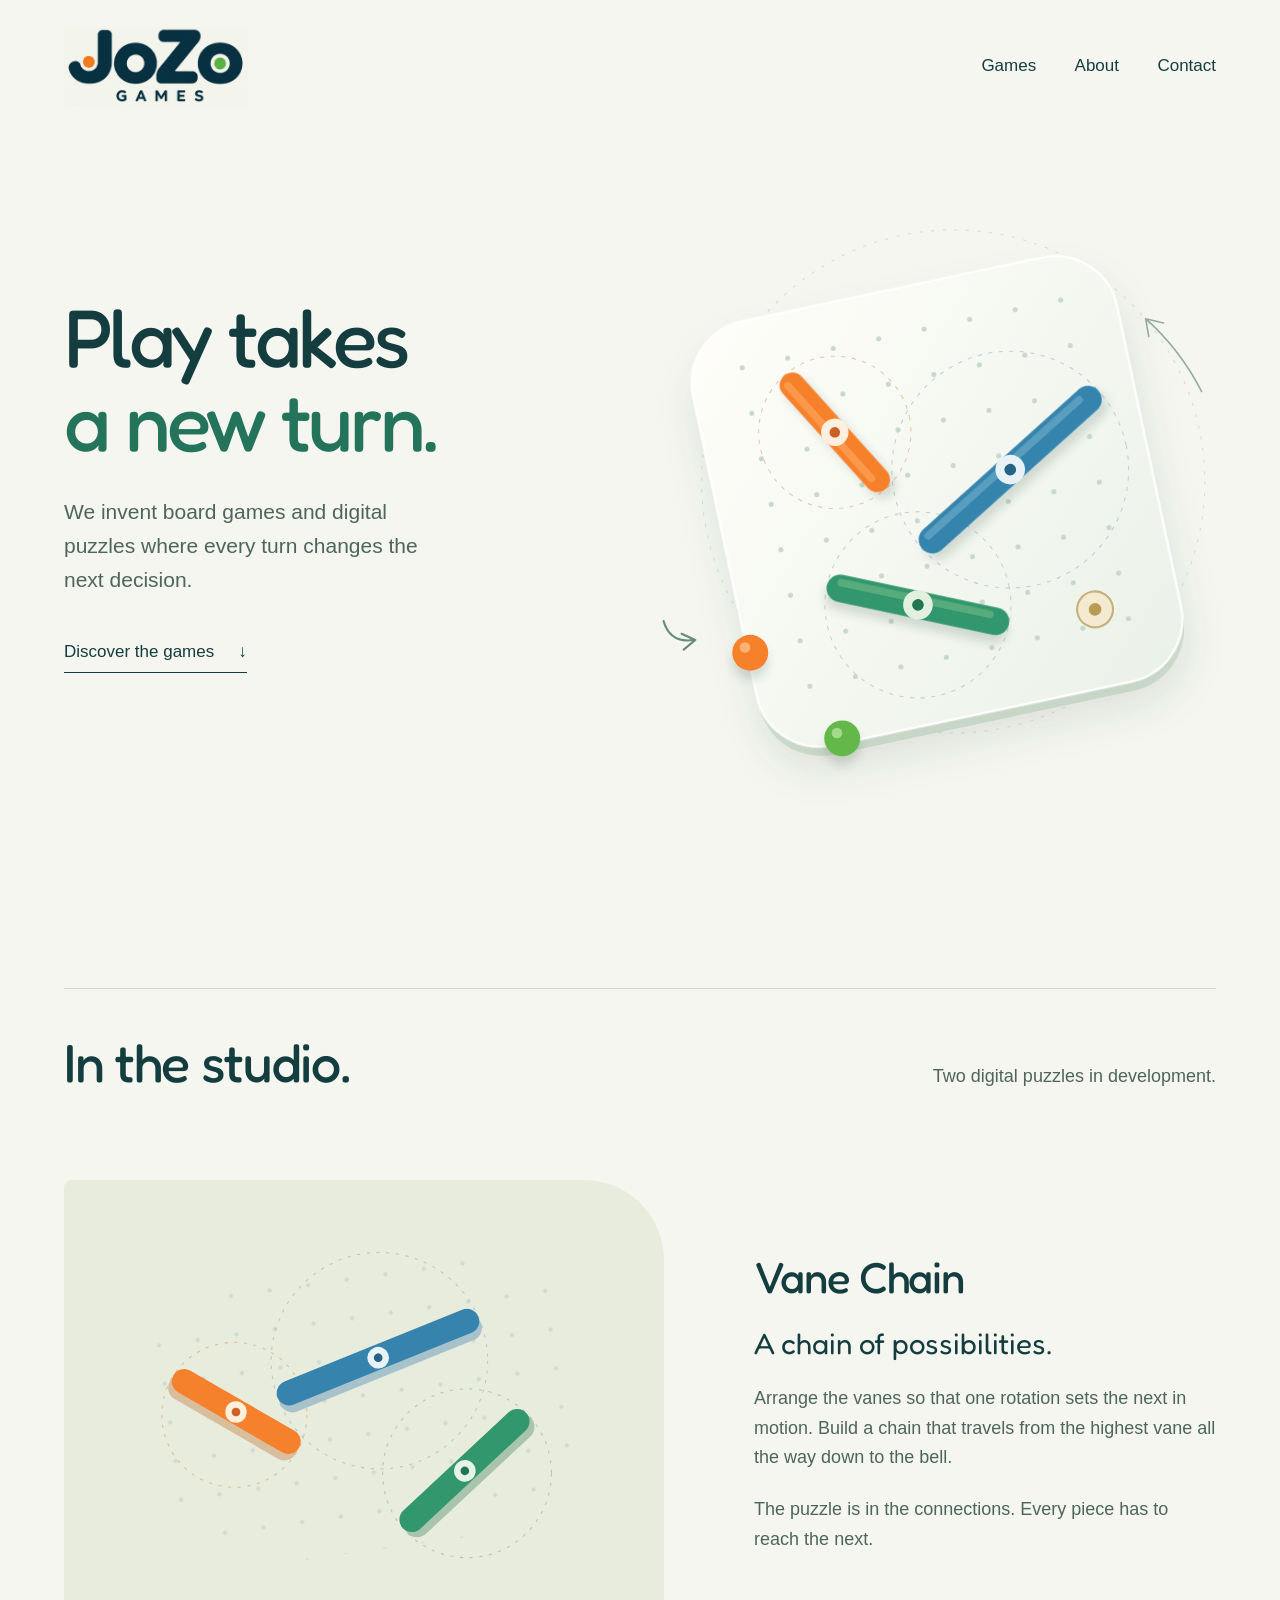
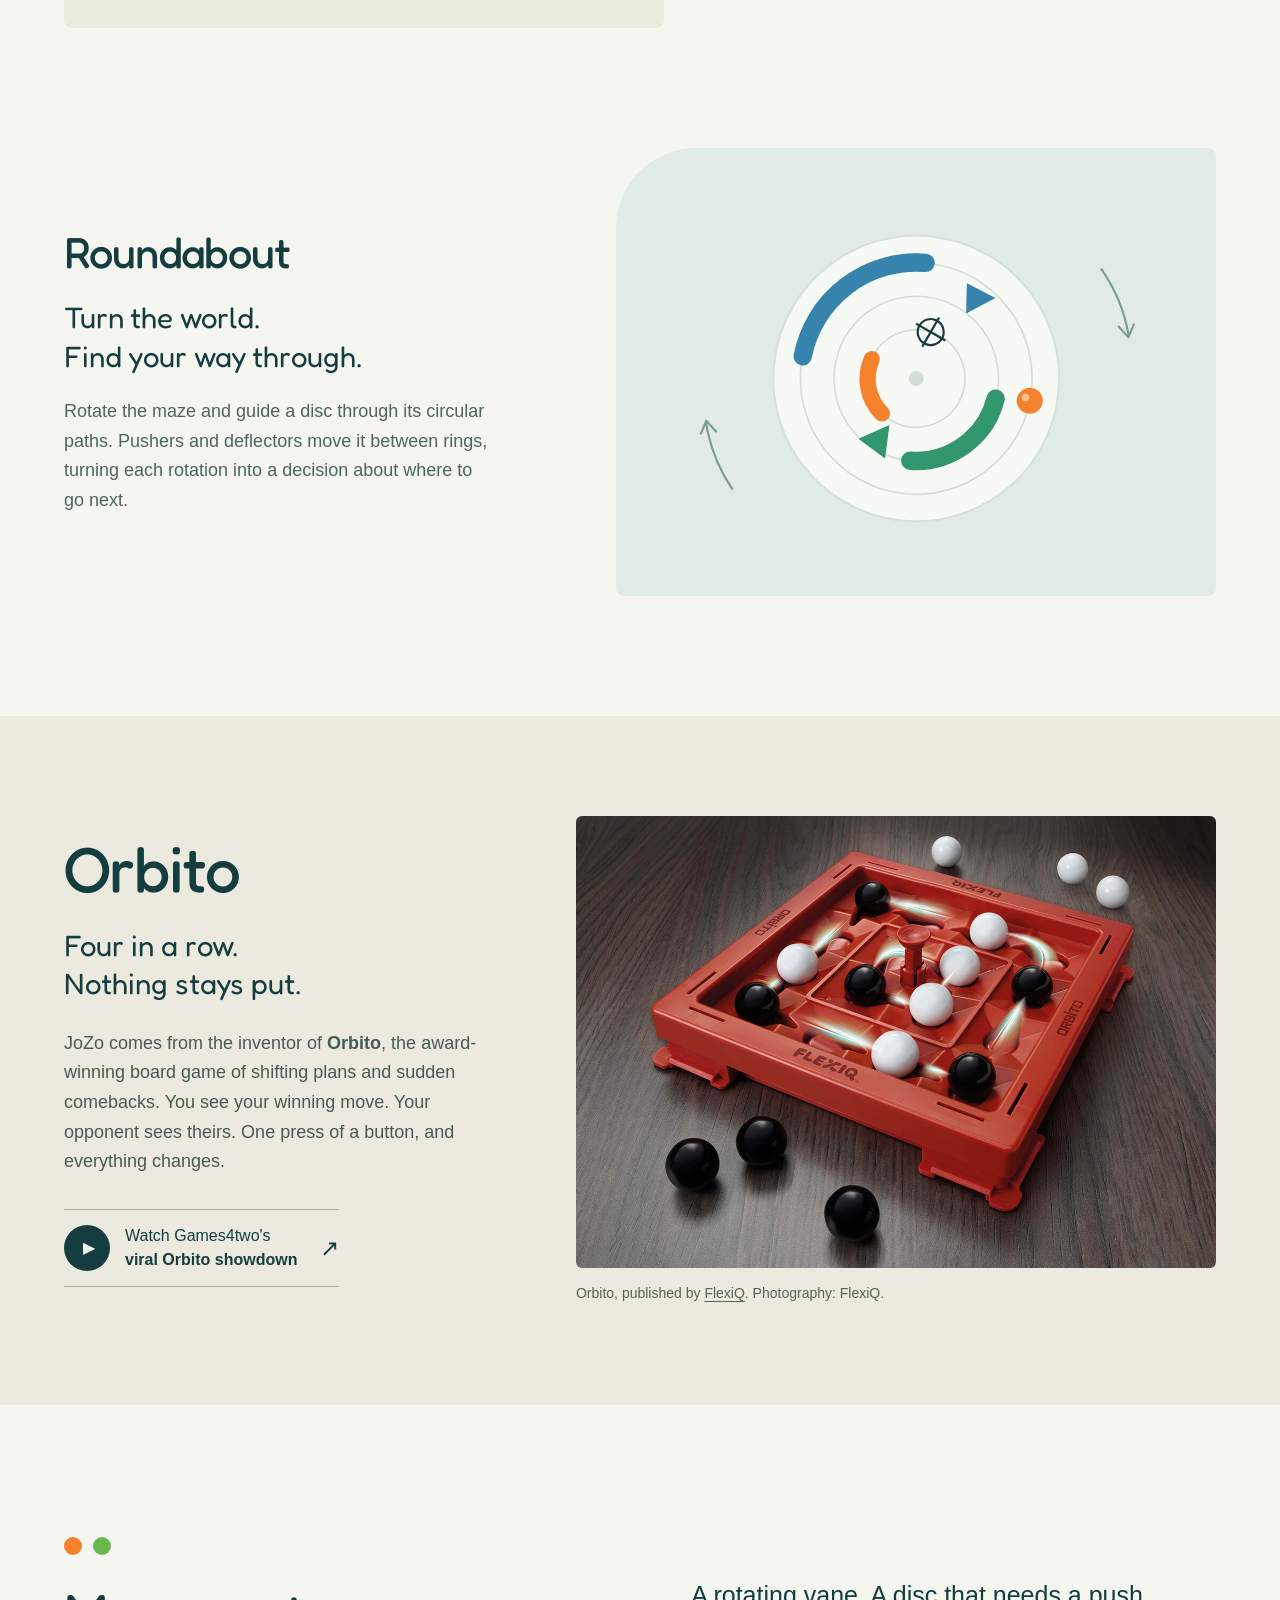
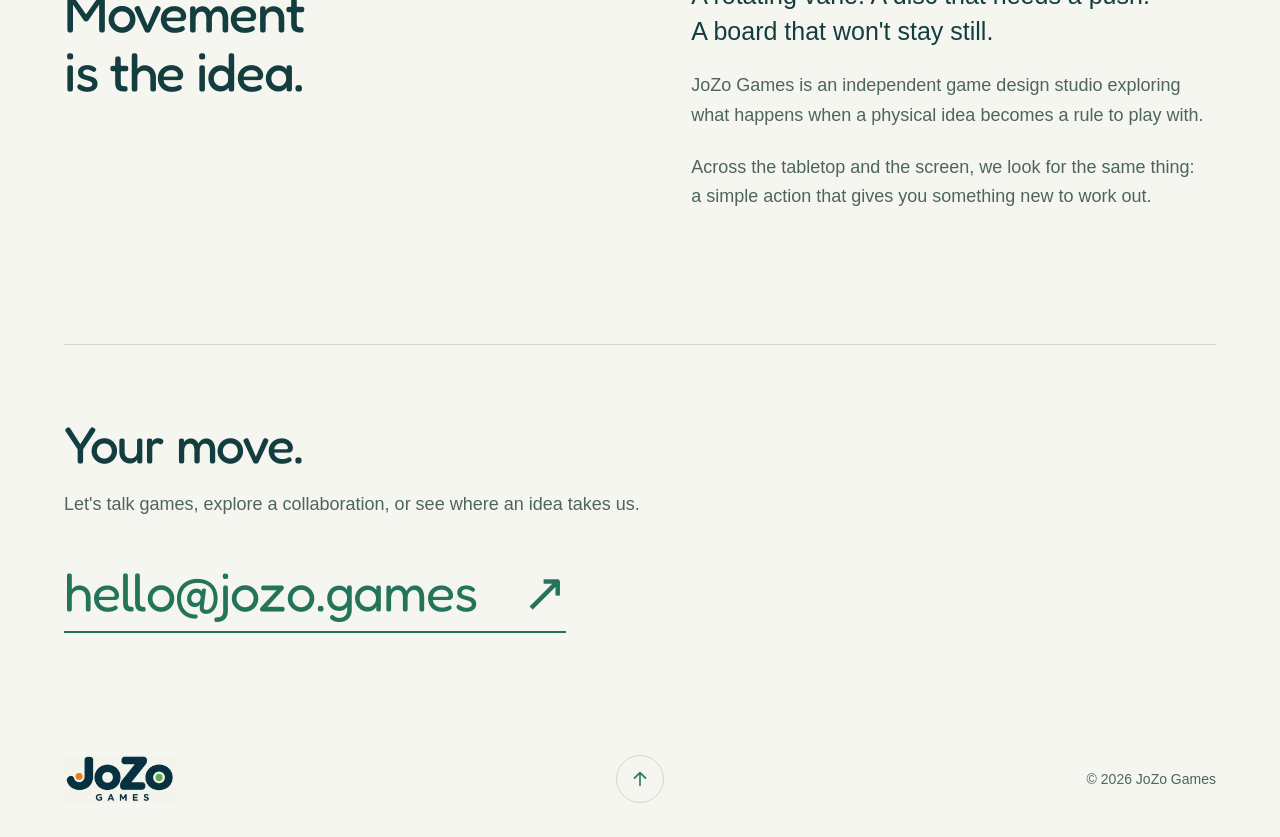
<file: index.html>
<!doctype html>
<html lang="en">
<head>
  <meta charset="utf-8">
  <meta name="viewport" content="width=device-width, initial-scale=1">
  <meta name="theme-color" content="#f5f6ef">
  <title>JoZo Games | Play takes a new turn</title>
  <meta name="description" content="Board games and digital puzzles built around movement. Discover JoZo Games, the independent studio from the inventor of the board game Orbito.">
  <meta property="og:title" content="JoZo Games | Play takes a new turn">
  <meta property="og:description" content="Board games and digital puzzles built around movement. Discover JoZo Games, the independent studio from the inventor of the award-winning board game Orbito.">
  <meta property="og:type" content="website">
  <meta property="og:url" content="https://jozo.games">
  <link rel="canonical" href="https://jozo.games/">
  <link rel="icon" type="image/svg+xml" href="assets/favicon.svg">
  <link rel="preload" href="assets/fredoka.ttf" as="font" type="font/ttf" crossorigin>
  <link rel="stylesheet" href="style.css">
  <script src="main.js" defer></script>
</head>
<body>
  <a class="skip" href="#main">Skip to content</a>
  <header class="site-header wrap" id="top">
    <a class="logo" href="#top" aria-label="JoZo Games home"><img src="assets/jozo-logo.svg" alt="JoZo Games" width="184" height="78"></a>
    <nav aria-label="Main navigation">
      <a href="#games">Games</a>
      <a href="#studio">About</a>
      <a href="#contact">Contact</a>
    </nav>
  </header>
  <main id="main">
    <section class="hero" aria-labelledby="hero-title">
      <div class="hero-stage wrap">
        <div class="hero-copy">
          <h1 id="hero-title">Play takes<br><span>a new turn.</span></h1>
          <p class="intro">We invent board games and digital puzzles where every turn changes the next decision.</p>
          <a class="text-link" href="#games">Discover the games <span aria-hidden="true">↓</span></a>
        </div>
        <div class="hero-art"><svg class="kinetic-board" viewBox="0 0 600 570" role="img" aria-labelledby="kinetic-title kinetic-desc">
          <title id="kinetic-title">A small world of playful mechanisms</title>
          <desc id="kinetic-desc">Orange, blue, and green vanes on a softly rounded board. Orange and green balls orbit counterclockwise as you scroll down. An abstract study inspired by our games.</desc>
          <defs>
            <pattern id="dots" width="44" height="44" patternUnits="userSpaceOnUse"><circle cx="22" cy="22" r="2.4" fill="#c7d8cd"/></pattern>
            <filter id="board-shadow" x="-30%" y="-30%" width="160%" height="170%"><feDropShadow dx="0" dy="22" stdDeviation="17" flood-color="#315849" flood-opacity=".12"/></filter>
            <filter id="piece-shadow" x="-60%" y="-60%" width="220%" height="250%"><feDropShadow dx="0" dy="8" stdDeviation="4" flood-color="#214c40" flood-opacity=".17"/></filter>
            <linearGradient id="board-tone" x2="1" y2="1"><stop stop-color="#fffefa"/><stop offset="1" stop-color="#eaf1e8"/></linearGradient>
          </defs>
          <circle cx="319" cy="271" r="238" fill="none" stroke="#d4dfd3" stroke-width="1" stroke-dasharray="3 8"/>
          <path d="M554 186a238 238 0 0 0-53-69m3 17-3-17 17 4" fill="none" stroke="#93ad9e" stroke-width="1.5" stroke-linecap="round" stroke-linejoin="round"/>
          <g transform="translate(302 282) rotate(-12)">
            <rect x="-205" y="-197" width="410" height="410" rx="60" fill="#d8e5d5" transform="translate(0 9)"/>
            <rect x="-205" y="-197" width="410" height="410" rx="60" fill="url(#board-tone)" stroke="#fff" stroke-width="2" filter="url(#board-shadow)"/>
            <rect x="-184" y="-176" width="368" height="368" rx="40" fill="url(#dots)"/>
            <circle cx="-81" cy="-76" r="72" fill="none" stroke="#e9c6a3" stroke-dasharray="4 6"/>
            <circle cx="74" cy="-7" r="112" fill="none" stroke="#bed0dd" stroke-dasharray="4 6"/>
            <circle cx="-38" cy="100" r="88" fill="none" stroke="#bfd6c4" stroke-dasharray="4 6"/>
            <g transform="translate(-81 -76)"><g class="vane vane-orange" filter="url(#piece-shadow)"><rect x="-12" y="-72" width="24" height="144" rx="12" fill="#f6812c"/><rect x="-7" y="-66" width="7" height="125" rx="3.5" fill="#ffb16b" opacity=".5"/></g><circle r="13" fill="#ffefe0"/><circle r="5" fill="#cb6126"/></g>
            <g transform="translate(74 -7)"><g class="vane vane-blue" filter="url(#piece-shadow)"><rect x="-112" y="-13" width="224" height="26" rx="13" fill="#3684ae"/><rect x="-103" y="-9" width="199" height="7" rx="3.5" fill="#72afcc" opacity=".6"/></g><circle r="14" fill="#e7f1f6"/><circle r="5.5" fill="#256384"/></g>
            <g transform="translate(-38 100)"><g class="vane vane-green" filter="url(#piece-shadow)"><rect x="-88" y="-13" width="176" height="26" rx="13" fill="#32976c"/><rect x="-79" y="-9" width="151" height="7" rx="3.5" fill="#73ba88" opacity=".6"/></g><circle r="14" fill="#e1f0df"/><circle r="5.5" fill="#247652"/></g>
            <circle cx="125" cy="139" r="17" fill="#f3ead1" stroke="#c4b27a" stroke-width="2"/><circle cx="125" cy="139" r="6" fill="#b69d51"/>
          </g>
          <g class="orbit-balls">
            <g class="orbit-orange"><circle cx="127" cy="433" r="17" fill="#f6812c" filter="url(#piece-shadow)"/><circle cx="122" cy="428" r="5" fill="#ffc38a" opacity=".75"/></g>
            <g class="orbit-green"><circle cx="214" cy="514" r="17" fill="#64b849" filter="url(#piece-shadow)"/><circle cx="209" cy="509" r="5" fill="#b9e5a8" opacity=".75"/></g>
          </g>
          <path d="M45 403q6 21 28 18m-11-6 13 6-11 9" fill="none" stroke="#648c76" stroke-width="2" stroke-linecap="round" stroke-linejoin="round"/>
        </svg></div>
      </div>
    </section>

    <section class="games wrap" id="games" aria-labelledby="games-title">
      <div class="section-heading">
        <h2 id="games-title">In the studio.</h2>
        <p>Two digital puzzles in development.</p>
      </div>
      <article class="project project-vane" aria-labelledby="vane-name">
        <div class="project-art vane-art"><svg viewBox="0 0 540 340" role="img" aria-labelledby="vane-title"><title id="vane-title">Vane Chain: three colorful vanes connected by their overlapping reach</title>
              <defs><pattern id="game-dots" width="36" height="36" patternUnits="userSpaceOnUse"><circle cx="18" cy="18" r="2" fill="#cfdbcf"/></pattern></defs>
              <rect x="60" y="45" width="420" height="260" rx="120" fill="url(#game-dots)" transform="rotate(-8 270 170)"/>
              <g fill="none" stroke-dasharray="3 6"><circle cx="150" cy="180" r="67" stroke="#dfbd98"/><circle cx="284" cy="130" r="100" stroke="#b2c9d6"/><circle cx="365" cy="234" r="78" stroke="#abcbb7"/></g>
              <g transform="translate(150 180) rotate(30)"><rect x="-67" y="-10" width="134" height="25" rx="12" fill="#d9be9e"/><rect x="-67" y="-15" width="134" height="23" rx="11.5" fill="#f6812c"/><circle cy="-3" r="10" fill="#fff0dc"/><circle cy="-3" r="4" fill="#cd6326"/></g>
              <g transform="translate(284 130) rotate(-22)"><rect x="-100" y="-10" width="200" height="25" rx="12" fill="#a8c2cb"/><rect x="-100" y="-15" width="200" height="23" rx="11.5" fill="#3684ae"/><circle cy="-3" r="10" fill="#e8f3f7"/><circle cy="-3" r="4" fill="#256384"/></g>
              <g transform="translate(365 234) rotate(-43)"><rect x="-78" y="-10" width="156" height="25" rx="12" fill="#a8c4ad"/><rect x="-78" y="-15" width="156" height="23" rx="11.5" fill="#32976c"/><circle cy="-3" r="10" fill="#e5f4e7"/><circle cy="-3" r="4" fill="#247652"/></g>
            </svg></div>
        <div class="project-copy">
          <h3 id="vane-name">Vane Chain</h3>
          <p class="project-lead">A chain of possibilities.</p>
          <p>Arrange the vanes so that one rotation sets the next in motion. Build a chain that travels from the highest vane all the way down to the bell.</p>
          <p>The puzzle is in the connections. Every piece has to reach the next.</p>
        </div>
      </article>
      <article class="project project-round" aria-labelledby="round-name">
        <div class="project-art round-art"><svg viewBox="0 0 540 340" role="img" aria-labelledby="round-title"><title id="round-title">Roundabout: concentric paths, curved pushers, and a disc finding its way</title>
              <g transform="translate(270 176) rotate(-15)">
                <circle r="132" fill="#f7f9f4" stroke="#d6e2d7" stroke-width="2"/>
                <g fill="none" stroke="#d2ded3" stroke-width="1.5"><circle r="107"/><circle r="76"/><circle r="45"/></g>
                <path d="M-96-47A107 107 0 0 1 36-101" fill="none" stroke="#3684ae" stroke-width="17" stroke-linecap="round"/>
                <path d="M66 37A76 76 0 0 1-25 72" fill="none" stroke="#32976c" stroke-width="17" stroke-linecap="round"/>
                <path d="M-39 23A45 45 0 0 1-35-28" fill="none" stroke="#f6812c" stroke-width="15" stroke-linecap="round"/>
                <path d="M68-73 90-53 60-46Z" fill="#3684ae"/>
                <path d="M-47 64-66 40-35 35Z" fill="#32976c"/>
                <circle cx="96" cy="47" r="12" fill="#f6812c"/><circle cx="93" cy="43" r="3.5" fill="#ffc58c"/>
                <g transform="translate(24 -38)" stroke="#173b3d" stroke-width="2"><circle r="12" fill="none"/><path d="m-11-11 22 22m0-22-22 22"/></g>
                <circle r="7" fill="#d2dfd2"/>
              </g>
              <path d="M100 278a150 150 0 0 1-24-60m-5 9 5-12 9 10M441 75a150 150 0 0 1 25 60m5-9-5 12-9-10" fill="none" stroke="#7d9d8f" stroke-width="2" stroke-linecap="round" stroke-linejoin="round"/>
            </svg></div>
        <div class="project-copy">
          <h3 id="round-name">Roundabout</h3>
          <p class="project-lead">Turn the world.<br>Find your way through.</p>
          <p>Rotate the maze and guide a disc through its circular paths. Pushers and deflectors move it between rings, turning each rotation into a decision about where to go next.</p>
        </div>
      </article>
    </section>

    <section class="orbito-section" aria-labelledby="orbito-title">
      <div class="orbito-layout wrap">
        <div class="orbito-copy">
          <h2 id="orbito-title">Orbito</h2>
          <p class="project-lead">Four in a row.<br>Nothing stays put.</p>
          <p>JoZo comes from the inventor of <strong>Orbito</strong>, the award-winning board game of shifting plans and sudden comebacks. You see your winning move. Your opponent sees theirs. One press of a button, and everything changes.</p>
          <a class="video-link" href="https://www.youtube.com/shorts/4JvNcuEhvzI" target="_blank" rel="noopener noreferrer">
            <span class="play-icon" aria-hidden="true">▶</span>
            <span>Watch Games4two's<br><strong>viral Orbito showdown</strong></span>
            <span class="link-arrow" aria-hidden="true">↗</span>
            <span class="sr-only"> on YouTube (opens in a new tab)</span>
          </a>
        </div>
        <figure class="orbito-photo">
          <img src="assets/orbito-product.jpg" alt="The red Orbito game board with black and white marbles." width="1200" height="848" loading="lazy">
          <figcaption>Orbito, published by <a href="https://flexiqgames.com/en/product/orbito/" target="_blank" rel="noopener noreferrer">FlexiQ<span class="sr-only"> (opens in a new tab)</span></a>. Photography: FlexiQ.</figcaption>
        </figure>
      </div>
    </section>

    <section class="studio wrap" id="studio" aria-labelledby="studio-title">
      <div class="studio-heading">
        <div class="brand-dots" aria-hidden="true"><span></span><span></span></div>
        <h2 id="studio-title">Movement<br>is the idea.</h2>
      </div>
      <div class="studio-copy">
        <p class="studio-opening">A&nbsp;rotating vane. A&nbsp;disc that needs a push. A&nbsp;board that won't stay still.</p>
        <p>JoZo Games is an independent game design studio exploring what happens when a physical idea becomes a rule to play with.</p>
        <p>Across the tabletop and the screen, we look for the same thing: a&nbsp;simple action that gives you something new to work out.</p>
      </div>
    </section>

    <section class="contact wrap" id="contact" aria-labelledby="contact-title">
      <div>
        <h2 id="contact-title">Your move.</h2>
        <p>Let's talk games, explore a collaboration, or see where an idea takes us.</p>
      </div>
      <a class="email-link" href="mailto:hello@jozo.games">hello@jozo.games <span aria-hidden="true">↗</span></a>
    </section>
  </main>
  <footer class="site-footer wrap">
    <a class="logo footer-logo" href="#top" aria-label="JoZo Games, back to top"><img src="assets/jozo-logo.svg" alt="JoZo Games" width="112" height="48" loading="lazy"></a>
    <span>© 2026 JoZo Games</span>
    <a class="back-to-top" href="#top" aria-label="Back to top" title="Back to top">
      <svg width="22" height="22" viewBox="0 0 24 24" fill="none" stroke="currentColor" stroke-width="1.7" stroke-linecap="round" stroke-linejoin="round" aria-hidden="true"><path d="M12 19V5m-6 6 6-6 6 6"/></svg>
    </a>
  </footer>
</body>
</html>
</file>
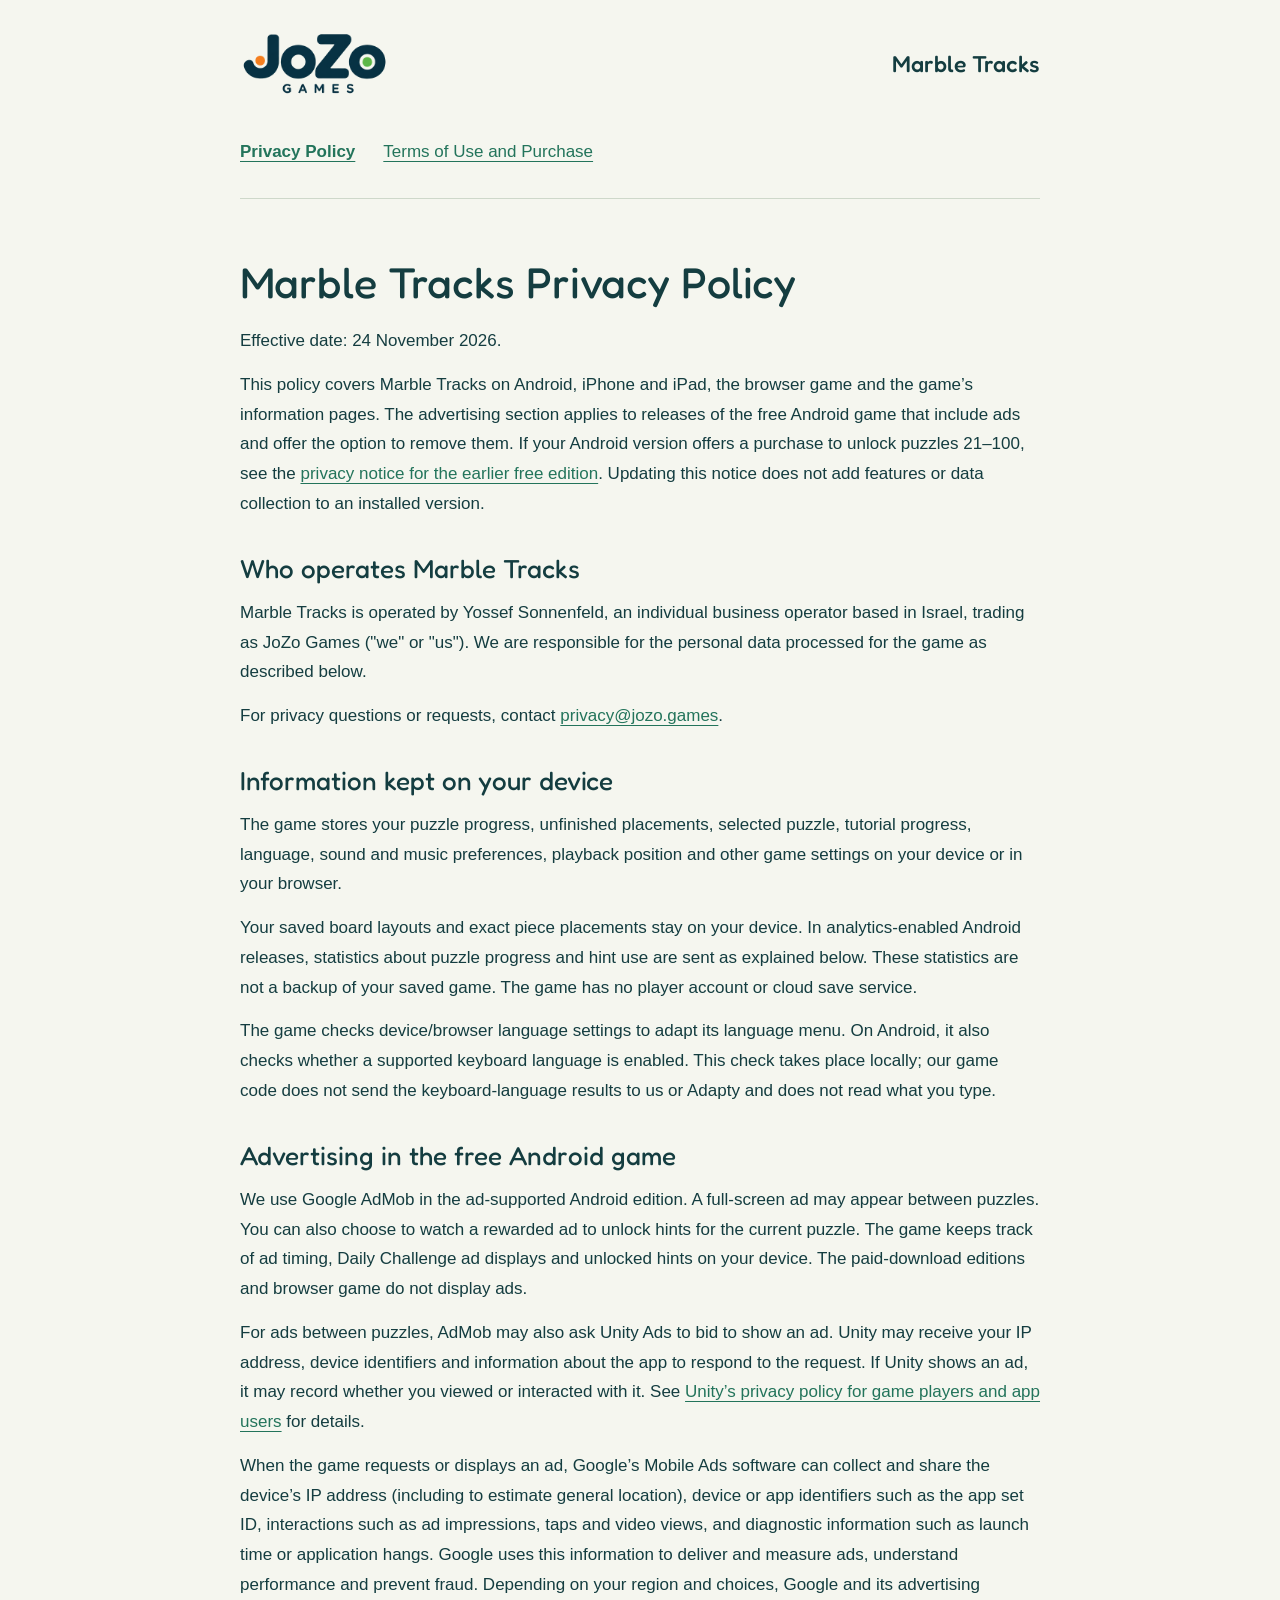
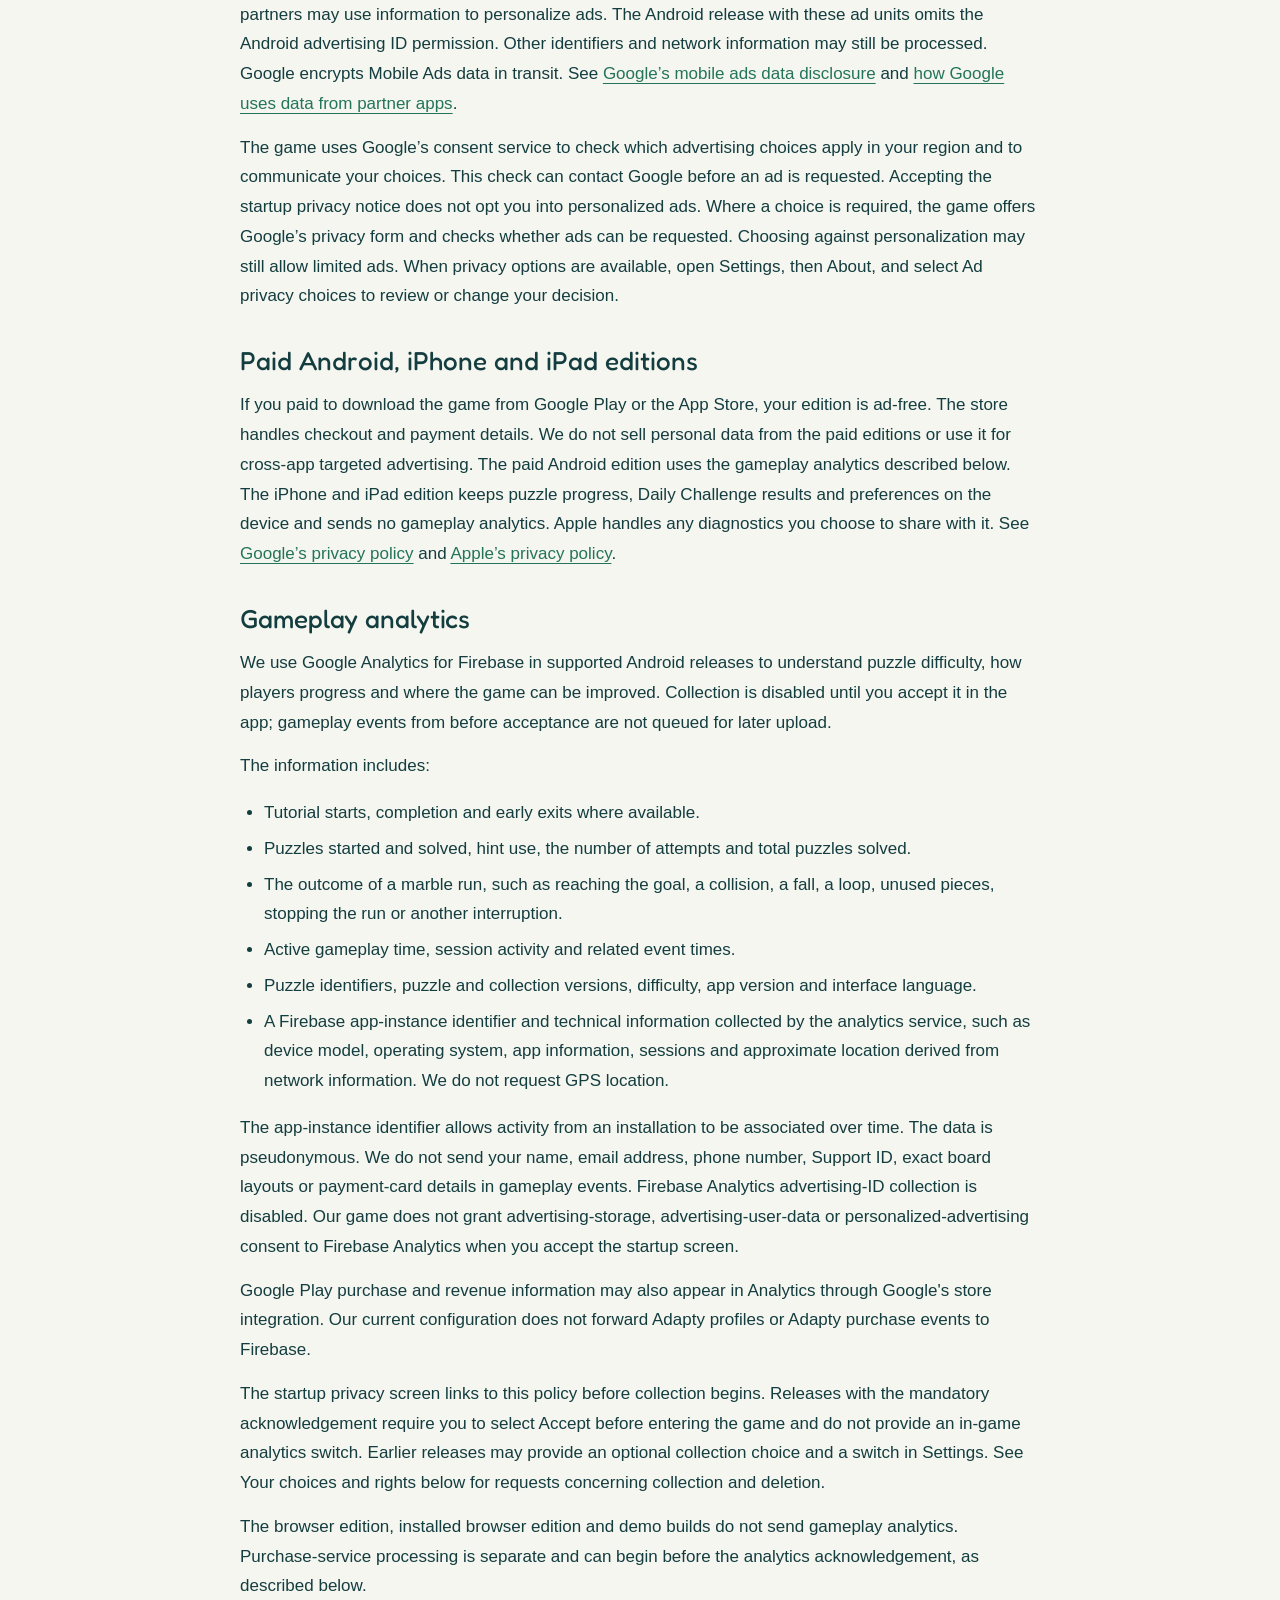
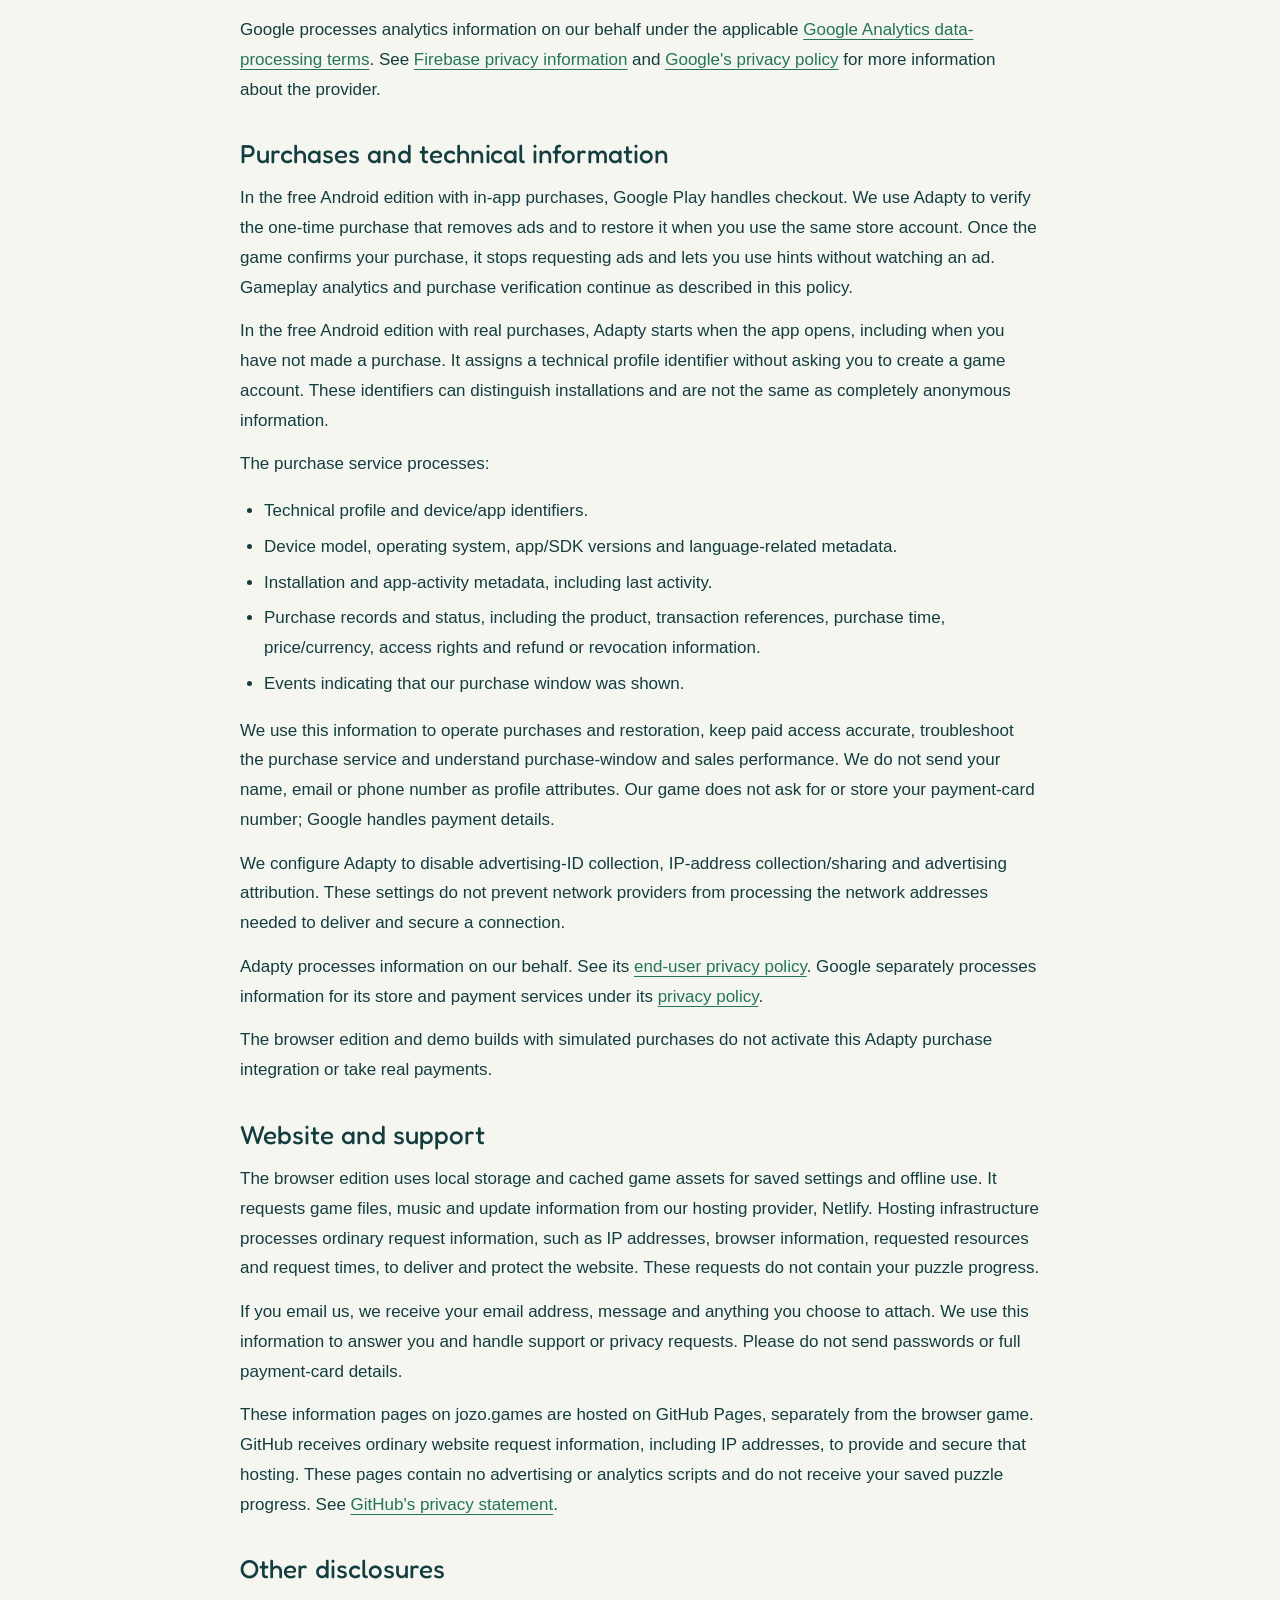
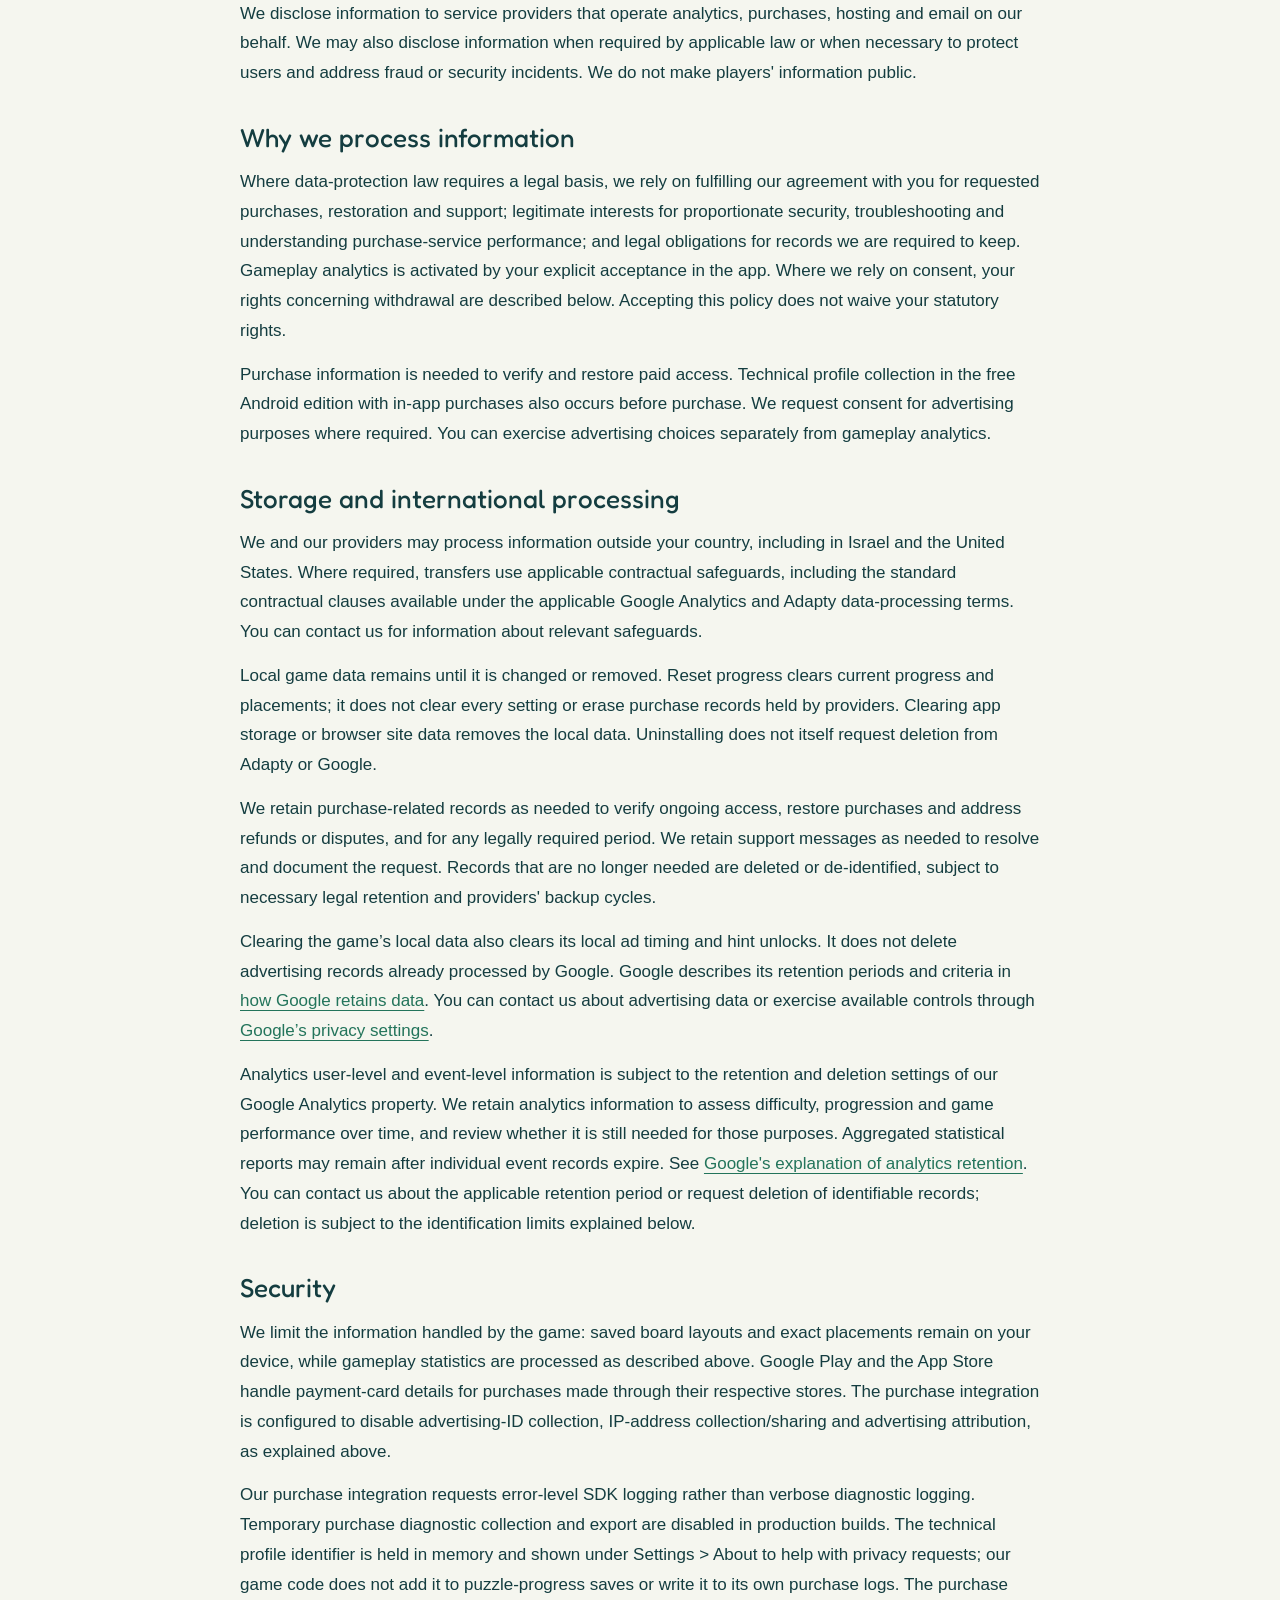
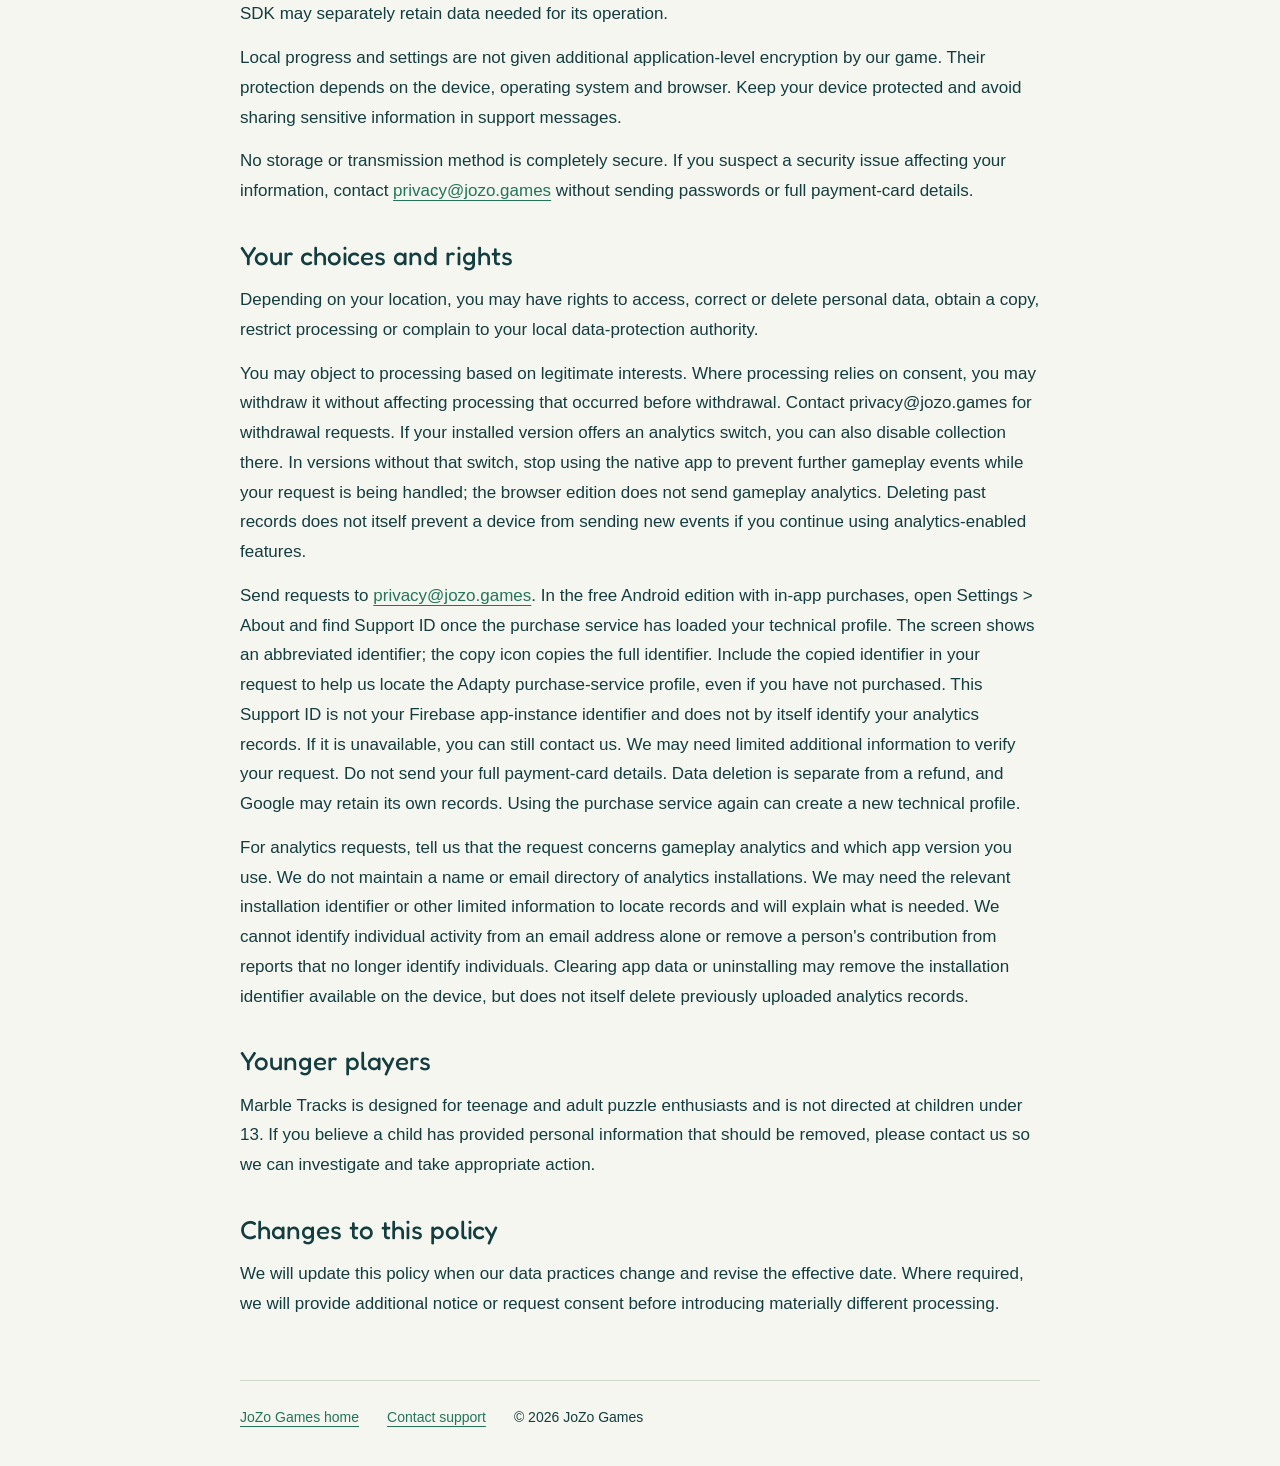
<file: marble-tracks/privacy/index.html>
<!doctype html>
<html lang="en" dir="ltr">
<head>
<meta charset="utf-8"><meta name="viewport" content="width=device-width,initial-scale=1">
<title>Marble Tracks Privacy Policy | JoZo Games</title>
<meta name="description" content="Marble Tracks Privacy Policy from JoZo Games.">
<link rel="canonical" href="https://jozo.games/marble-tracks/privacy/">
<link rel="icon" href="/assets/favicon.svg" type="image/svg+xml">
<link rel="stylesheet" href="/marble-tracks/legal.css">
</head>
<body>
<a class="skip" href="#document">Skip to document</a>
<header><a href="/" aria-label="JoZo Games home"><img src="/assets/jozo-logo.svg" alt="JoZo Games" width="150" height="64"></a><span>Marble Tracks</span></header>
<nav aria-label="Legal documents"><a href="/marble-tracks/privacy/" aria-current="page">Privacy Policy</a><a href="/marble-tracks/terms/">Terms of Use and Purchase</a></nav>
<main id="document"><article><h1>Marble Tracks Privacy Policy</h1>
<p>Effective date: 24 November 2026.</p>
<p>This policy covers Marble Tracks on Android, iPhone and iPad, the browser game and the game’s information pages. The advertising section applies to releases of the free Android game that include ads and offer the option to remove them. If your Android version offers a purchase to unlock puzzles 21–100, see the <a href="https://jozo.games/marble-tracks/privacy/legacy-android/" target="_blank" rel="noopener noreferrer">privacy notice for the earlier free edition</a>. Updating this notice does not add features or data collection to an installed version.</p>
<h2>Who operates Marble Tracks</h2>
<p>Marble Tracks is operated by Yossef Sonnenfeld, an individual business operator based in Israel, trading as JoZo Games (&quot;we&quot; or &quot;us&quot;). We are responsible for the personal data processed for the game as described below.</p>
<p>For privacy questions or requests, contact <a href="mailto:privacy@jozo.games" target="_blank" rel="noopener noreferrer">privacy@jozo.games</a>.</p>
<h2>Information kept on your device</h2>
<p>The game stores your puzzle progress, unfinished placements, selected puzzle, tutorial progress, language, sound and music preferences, playback position and other game settings on your device or in your browser.</p>
<p>Your saved board layouts and exact piece placements stay on your device. In analytics-enabled Android releases, statistics about puzzle progress and hint use are sent as explained below. These statistics are not a backup of your saved game. The game has no player account or cloud save service.</p>
<p>The game checks device/browser language settings to adapt its language menu. On Android, it also checks whether a supported keyboard language is enabled. This check takes place locally; our game code does not send the keyboard-language results to us or Adapty and does not read what you type.</p>
<h2>Advertising in the free Android game</h2>
<p>We use Google AdMob in the ad-supported Android edition. A full-screen ad may appear between puzzles. You can also choose to watch a rewarded ad to unlock hints for the current puzzle. The game keeps track of ad timing, Daily Challenge ad displays and unlocked hints on your device. The paid-download editions and browser game do not display ads.</p>
<p>For ads between puzzles, AdMob may also ask Unity Ads to bid to show an ad. Unity may receive your IP address, device identifiers and information about the app to respond to the request. If Unity shows an ad, it may record whether you viewed or interacted with it. See <a href="https://unity.com/legal/game-player-and-app-user-privacy-policy" target="_blank" rel="noopener noreferrer">Unity’s privacy policy for game players and app users</a> for details.</p>
<p>When the game requests or displays an ad, Google’s Mobile Ads software can collect and share the device’s IP address (including to estimate general location), device or app identifiers such as the app set ID, interactions such as ad impressions, taps and video views, and diagnostic information such as launch time or application hangs. Google uses this information to deliver and measure ads, understand performance and prevent fraud. Depending on your region and choices, Google and its advertising partners may use information to personalize ads. The Android release with these ad units omits the Android advertising ID permission. Other identifiers and network information may still be processed. Google encrypts Mobile Ads data in transit. See <a href="https://developers.google.com/admob/android/privacy/play-data-disclosure" target="_blank" rel="noopener noreferrer">Google’s mobile ads data disclosure</a> and <a href="https://policies.google.com/technologies/partner-sites" target="_blank" rel="noopener noreferrer">how Google uses data from partner apps</a>.</p>
<p>The game uses Google’s consent service to check which advertising choices apply in your region and to communicate your choices. This check can contact Google before an ad is requested. Accepting the startup privacy notice does not opt you into personalized ads. Where a choice is required, the game offers Google’s privacy form and checks whether ads can be requested. Choosing against personalization may still allow limited ads. When privacy options are available, open Settings, then About, and select Ad privacy choices to review or change your decision.</p>
<h2>Paid Android, iPhone and iPad editions</h2>
<p>If you paid to download the game from Google Play or the App Store, your edition is ad-free. The store handles checkout and payment details. We do not sell personal data from the paid editions or use it for cross-app targeted advertising. The paid Android edition uses the gameplay analytics described below. The iPhone and iPad edition keeps puzzle progress, Daily Challenge results and preferences on the device and sends no gameplay analytics. Apple handles any diagnostics you choose to share with it. See <a href="https://policies.google.com/privacy" target="_blank" rel="noopener noreferrer">Google’s privacy policy</a> and <a href="https://www.apple.com/legal/privacy/" target="_blank" rel="noopener noreferrer">Apple’s privacy policy</a>.</p>
<h2>Gameplay analytics</h2>
<p>We use Google Analytics for Firebase in supported Android releases to understand puzzle difficulty, how players progress and where the game can be improved. Collection is disabled until you accept it in the app; gameplay events from before acceptance are not queued for later upload.</p>
<p>The information includes:</p>
<ul><li>Tutorial starts, completion and early exits where available.</li><li>Puzzles started and solved, hint use, the number of attempts and total puzzles solved.</li><li>The outcome of a marble run, such as reaching the goal, a collision, a fall, a loop, unused pieces, stopping the run or another interruption.</li><li>Active gameplay time, session activity and related event times.</li><li>Puzzle identifiers, puzzle and collection versions, difficulty, app version and interface language.</li><li>A Firebase app-instance identifier and technical information collected by the analytics service, such as device model, operating system, app information, sessions and approximate location derived from network information. We do not request GPS location.</li></ul>
<p>The app-instance identifier allows activity from an installation to be associated over time. The data is pseudonymous. We do not send your name, email address, phone number, Support ID, exact board layouts or payment-card details in gameplay events. Firebase Analytics advertising-ID collection is disabled. Our game does not grant advertising-storage, advertising-user-data or personalized-advertising consent to Firebase Analytics when you accept the startup screen.</p>
<p>Google Play purchase and revenue information may also appear in Analytics through Google&#39;s store integration. Our current configuration does not forward Adapty profiles or Adapty purchase events to Firebase.</p>
<p>The startup privacy screen links to this policy before collection begins. Releases with the mandatory acknowledgement require you to select Accept before entering the game and do not provide an in-game analytics switch. Earlier releases may provide an optional collection choice and a switch in Settings. See Your choices and rights below for requests concerning collection and deletion.</p>
<p>The browser edition, installed browser edition and demo builds do not send gameplay analytics. Purchase-service processing is separate and can begin before the analytics acknowledgement, as described below.</p>
<p>Google processes analytics information on our behalf under the applicable <a href="https://business.safety.google/adsprocessorterms/" target="_blank" rel="noopener noreferrer">Google Analytics data-processing terms</a>. See <a href="https://firebase.google.com/support/privacy" target="_blank" rel="noopener noreferrer">Firebase privacy information</a> and <a href="https://policies.google.com/privacy" target="_blank" rel="noopener noreferrer">Google&#39;s privacy policy</a> for more information about the provider.</p>
<h2>Purchases and technical information</h2>
<p>In the free Android edition with in-app purchases, Google Play handles checkout. We use Adapty to verify the one-time purchase that removes ads and to restore it when you use the same store account. Once the game confirms your purchase, it stops requesting ads and lets you use hints without watching an ad. Gameplay analytics and purchase verification continue as described in this policy.</p>
<p>In the free Android edition with real purchases, Adapty starts when the app opens, including when you have not made a purchase. It assigns a technical profile identifier without asking you to create a game account. These identifiers can distinguish installations and are not the same as completely anonymous information.</p>
<p>The purchase service processes:</p>
<ul><li>Technical profile and device/app identifiers.</li><li>Device model, operating system, app/SDK versions and language-related metadata.</li><li>Installation and app-activity metadata, including last activity.</li><li>Purchase records and status, including the product, transaction references, purchase time, price/currency, access rights and refund or revocation information.</li><li>Events indicating that our purchase window was shown.</li></ul>
<p>We use this information to operate purchases and restoration, keep paid access accurate, troubleshoot the purchase service and understand purchase-window and sales performance. We do not send your name, email or phone number as profile attributes. Our game does not ask for or store your payment-card number; Google handles payment details.</p>
<p>We configure Adapty to disable advertising-ID collection, IP-address collection/sharing and advertising attribution. These settings do not prevent network providers from processing the network addresses needed to deliver and secure a connection.</p>
<p>Adapty processes information on our behalf. See its <a href="https://adapty.io/end-users-privacy/" target="_blank" rel="noopener noreferrer">end-user privacy policy</a>. Google separately processes information for its store and payment services under its <a href="https://policies.google.com/privacy" target="_blank" rel="noopener noreferrer">privacy policy</a>.</p>
<p>The browser edition and demo builds with simulated purchases do not activate this Adapty purchase integration or take real payments.</p>
<h2>Website and support</h2>
<p>The browser edition uses local storage and cached game assets for saved settings and offline use. It requests game files, music and update information from our hosting provider, Netlify. Hosting infrastructure processes ordinary request information, such as IP addresses, browser information, requested resources and request times, to deliver and protect the website. These requests do not contain your puzzle progress.</p>
<p>If you email us, we receive your email address, message and anything you choose to attach. We use this information to answer you and handle support or privacy requests. Please do not send passwords or full payment-card details.</p>
<p>These information pages on jozo.games are hosted on GitHub Pages, separately from the browser game. GitHub receives ordinary website request information, including IP addresses, to provide and secure that hosting. These pages contain no advertising or analytics scripts and do not receive your saved puzzle progress. See <a href="https://docs.github.com/en/site-policy/privacy-policies/github-general-privacy-statement" target="_blank" rel="noopener noreferrer">GitHub&#39;s privacy statement</a>.</p>
<h2>Other disclosures</h2>
<p>We disclose information to service providers that operate analytics, purchases, hosting and email on our behalf. We may also disclose information when required by applicable law or when necessary to protect users and address fraud or security incidents. We do not make players&#39; information public.</p>
<h2>Why we process information</h2>
<p>Where data-protection law requires a legal basis, we rely on fulfilling our agreement with you for requested purchases, restoration and support; legitimate interests for proportionate security, troubleshooting and understanding purchase-service performance; and legal obligations for records we are required to keep. Gameplay analytics is activated by your explicit acceptance in the app. Where we rely on consent, your rights concerning withdrawal are described below. Accepting this policy does not waive your statutory rights.</p>
<p>Purchase information is needed to verify and restore paid access. Technical profile collection in the free Android edition with in-app purchases also occurs before purchase. We request consent for advertising purposes where required. You can exercise advertising choices separately from gameplay analytics.</p>
<h2>Storage and international processing</h2>
<p>We and our providers may process information outside your country, including in Israel and the United States. Where required, transfers use applicable contractual safeguards, including the standard contractual clauses available under the applicable Google Analytics and Adapty data-processing terms. You can contact us for information about relevant safeguards.</p>
<p>Local game data remains until it is changed or removed. Reset progress clears current progress and placements; it does not clear every setting or erase purchase records held by providers. Clearing app storage or browser site data removes the local data. Uninstalling does not itself request deletion from Adapty or Google.</p>
<p>We retain purchase-related records as needed to verify ongoing access, restore purchases and address refunds or disputes, and for any legally required period. We retain support messages as needed to resolve and document the request. Records that are no longer needed are deleted or de-identified, subject to necessary legal retention and providers&#39; backup cycles.</p>
<p>Clearing the game’s local data also clears its local ad timing and hint unlocks. It does not delete advertising records already processed by Google. Google describes its retention periods and criteria in <a href="https://policies.google.com/technologies/retention" target="_blank" rel="noopener noreferrer">how Google retains data</a>. You can contact us about advertising data or exercise available controls through <a href="https://myaccount.google.com/data-and-privacy" target="_blank" rel="noopener noreferrer">Google’s privacy settings</a>.</p>
<p>Analytics user-level and event-level information is subject to the retention and deletion settings of our Google Analytics property. We retain analytics information to assess difficulty, progression and game performance over time, and review whether it is still needed for those purposes. Aggregated statistical reports may remain after individual event records expire. See <a href="https://support.google.com/analytics/answer/7667196" target="_blank" rel="noopener noreferrer">Google&#39;s explanation of analytics retention</a>. You can contact us about the applicable retention period or request deletion of identifiable records; deletion is subject to the identification limits explained below.</p>
<h2>Security</h2>
<p>We limit the information handled by the game: saved board layouts and exact placements remain on your device, while gameplay statistics are processed as described above. Google Play and the App Store handle payment-card details for purchases made through their respective stores. The purchase integration is configured to disable advertising-ID collection, IP-address collection/sharing and advertising attribution, as explained above.</p>
<p>Our purchase integration requests error-level SDK logging rather than verbose diagnostic logging. Temporary purchase diagnostic collection and export are disabled in production builds. The technical profile identifier is held in memory and shown under Settings &gt; About to help with privacy requests; our game code does not add it to puzzle-progress saves or write it to its own purchase logs. The purchase SDK may separately retain data needed for its operation.</p>
<p>Local progress and settings are not given additional application-level encryption by our game. Their protection depends on the device, operating system and browser. Keep your device protected and avoid sharing sensitive information in support messages.</p>
<p>No storage or transmission method is completely secure. If you suspect a security issue affecting your information, contact <a href="mailto:privacy@jozo.games" target="_blank" rel="noopener noreferrer">privacy@jozo.games</a> without sending passwords or full payment-card details.</p>
<h2>Your choices and rights</h2>
<p>Depending on your location, you may have rights to access, correct or delete personal data, obtain a copy, restrict processing or complain to your local data-protection authority.</p>
<p>You may object to processing based on legitimate interests. Where processing relies on consent, you may withdraw it without affecting processing that occurred before withdrawal. Contact privacy@jozo.games for withdrawal requests. If your installed version offers an analytics switch, you can also disable collection there. In versions without that switch, stop using the native app to prevent further gameplay events while your request is being handled; the browser edition does not send gameplay analytics. Deleting past records does not itself prevent a device from sending new events if you continue using analytics-enabled features.</p>
<p>Send requests to <a href="mailto:privacy@jozo.games" target="_blank" rel="noopener noreferrer">privacy@jozo.games</a>. In the free Android edition with in-app purchases, open Settings &gt; About and find Support ID once the purchase service has loaded your technical profile. The screen shows an abbreviated identifier; the copy icon copies the full identifier. Include the copied identifier in your request to help us locate the Adapty purchase-service profile, even if you have not purchased. This Support ID is not your Firebase app-instance identifier and does not by itself identify your analytics records. If it is unavailable, you can still contact us. We may need limited additional information to verify your request. Do not send your full payment-card details. Data deletion is separate from a refund, and Google may retain its own records. Using the purchase service again can create a new technical profile.</p>
<p>For analytics requests, tell us that the request concerns gameplay analytics and which app version you use. We do not maintain a name or email directory of analytics installations. We may need the relevant installation identifier or other limited information to locate records and will explain what is needed. We cannot identify individual activity from an email address alone or remove a person&#39;s contribution from reports that no longer identify individuals. Clearing app data or uninstalling may remove the installation identifier available on the device, but does not itself delete previously uploaded analytics records.</p>
<h2>Younger players</h2>
<p>Marble Tracks is designed for teenage and adult puzzle enthusiasts and is not directed at children under 13. If you believe a child has provided personal information that should be removed, please contact us so we can investigate and take appropriate action.</p>
<h2>Changes to this policy</h2>
<p>We will update this policy when our data practices change and revise the effective date. Where required, we will provide additional notice or request consent before introducing materially different processing.</p></article></main>
<footer><a href="/">JoZo Games home</a><a href="mailto:support@jozo.games">Contact support</a><span>© 2026 JoZo Games</span></footer>
</body>
</html>
</file>
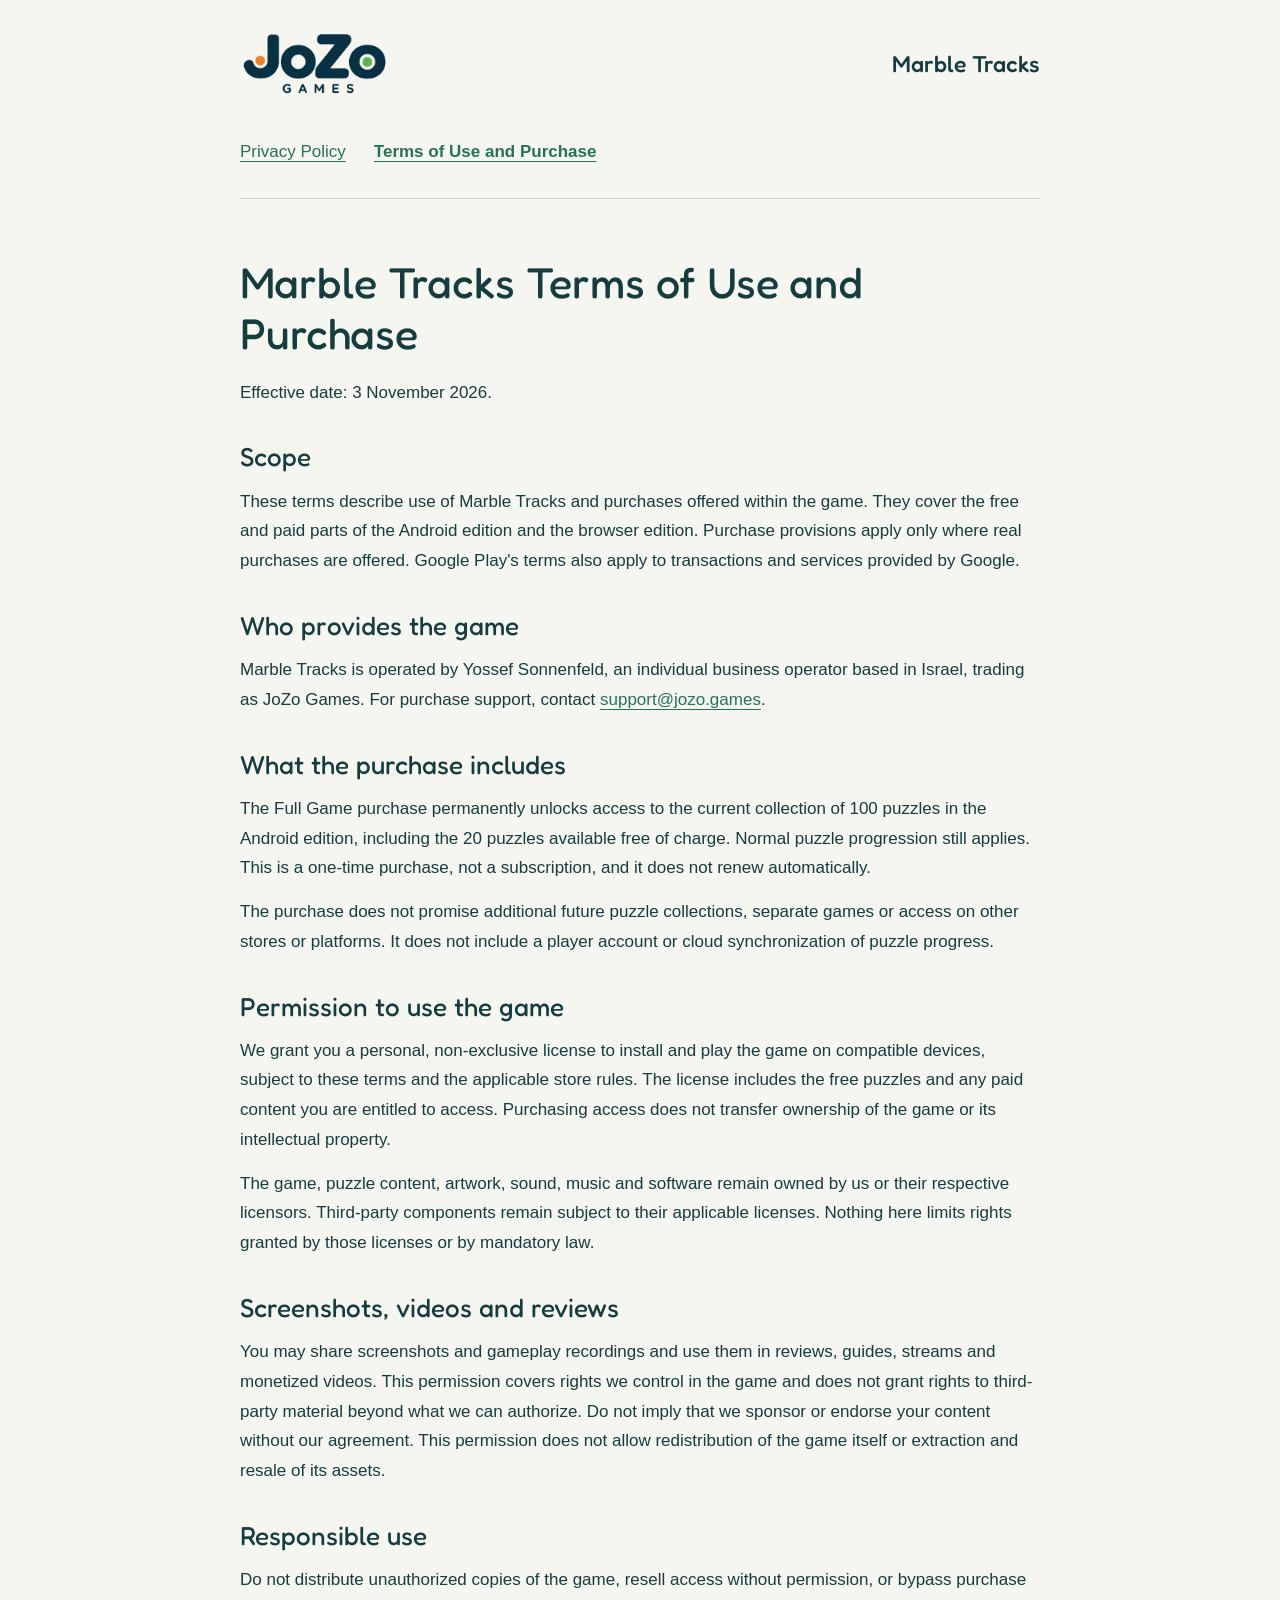
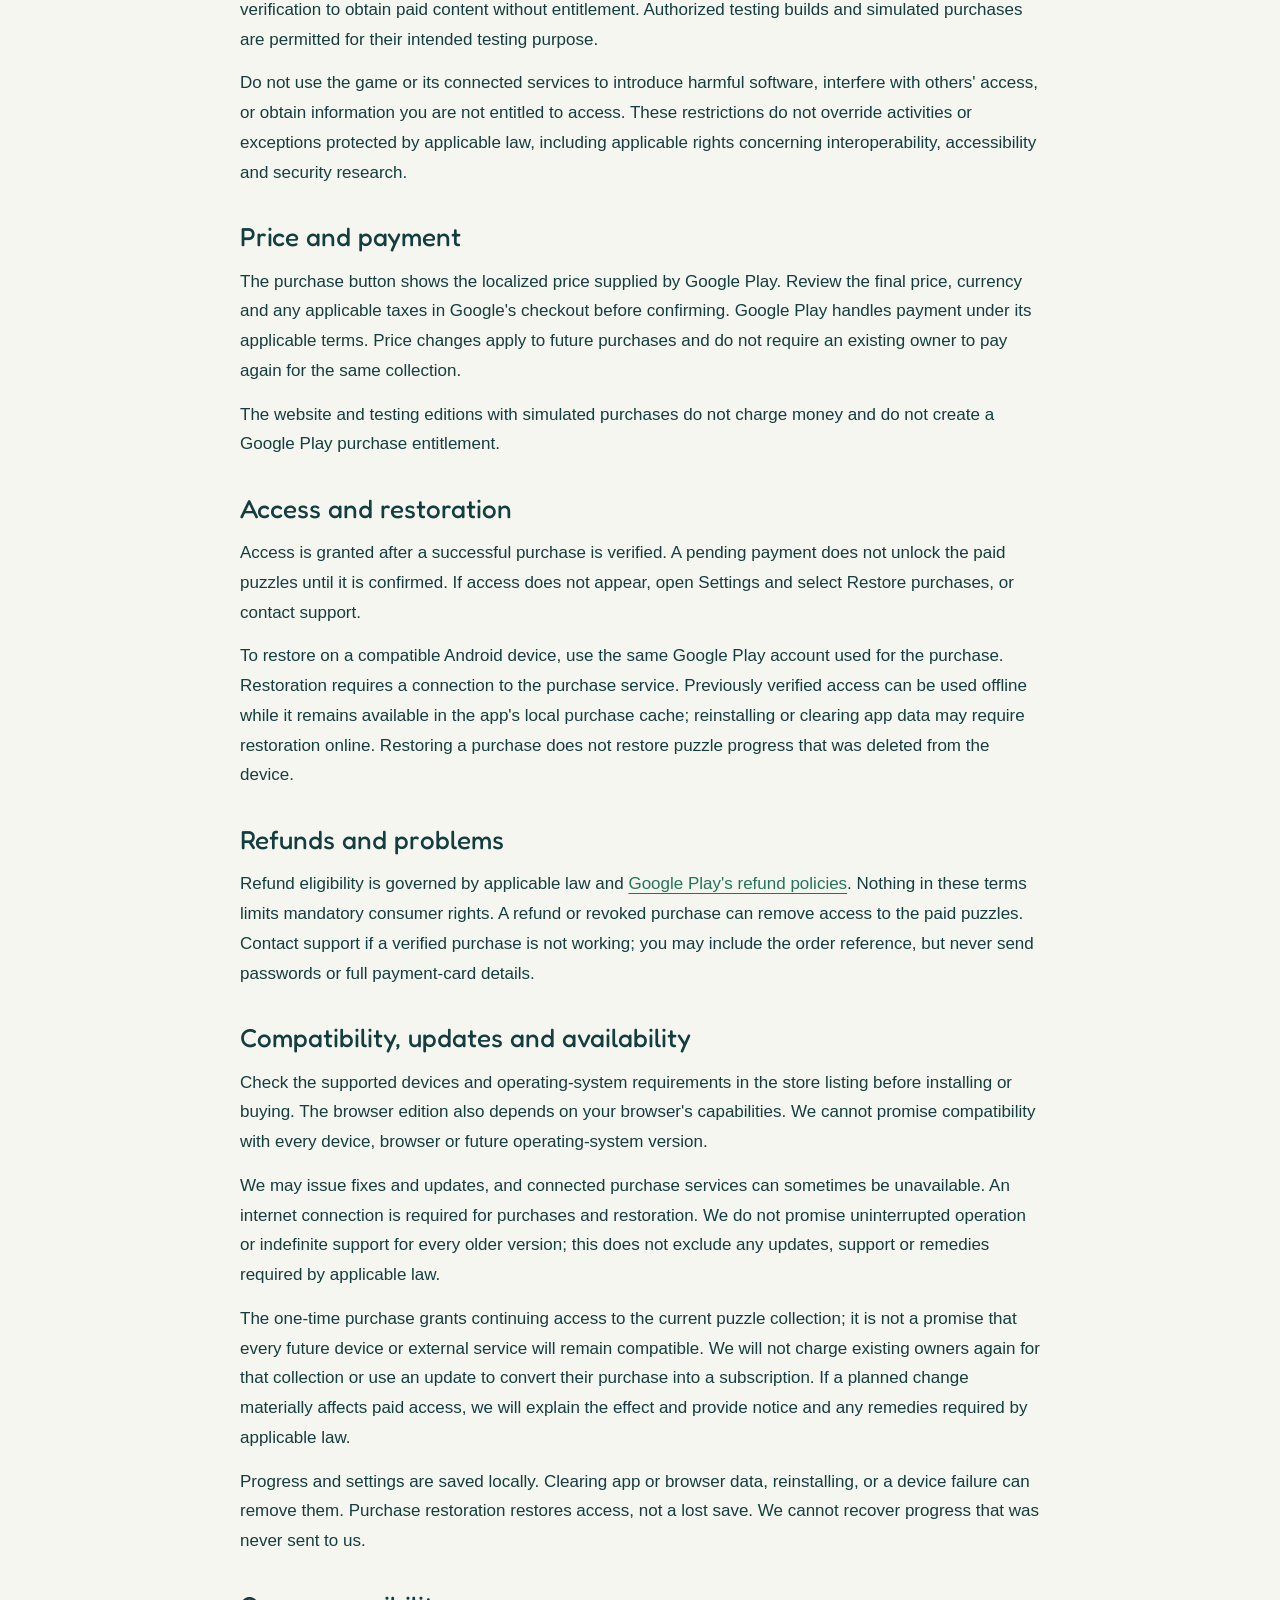
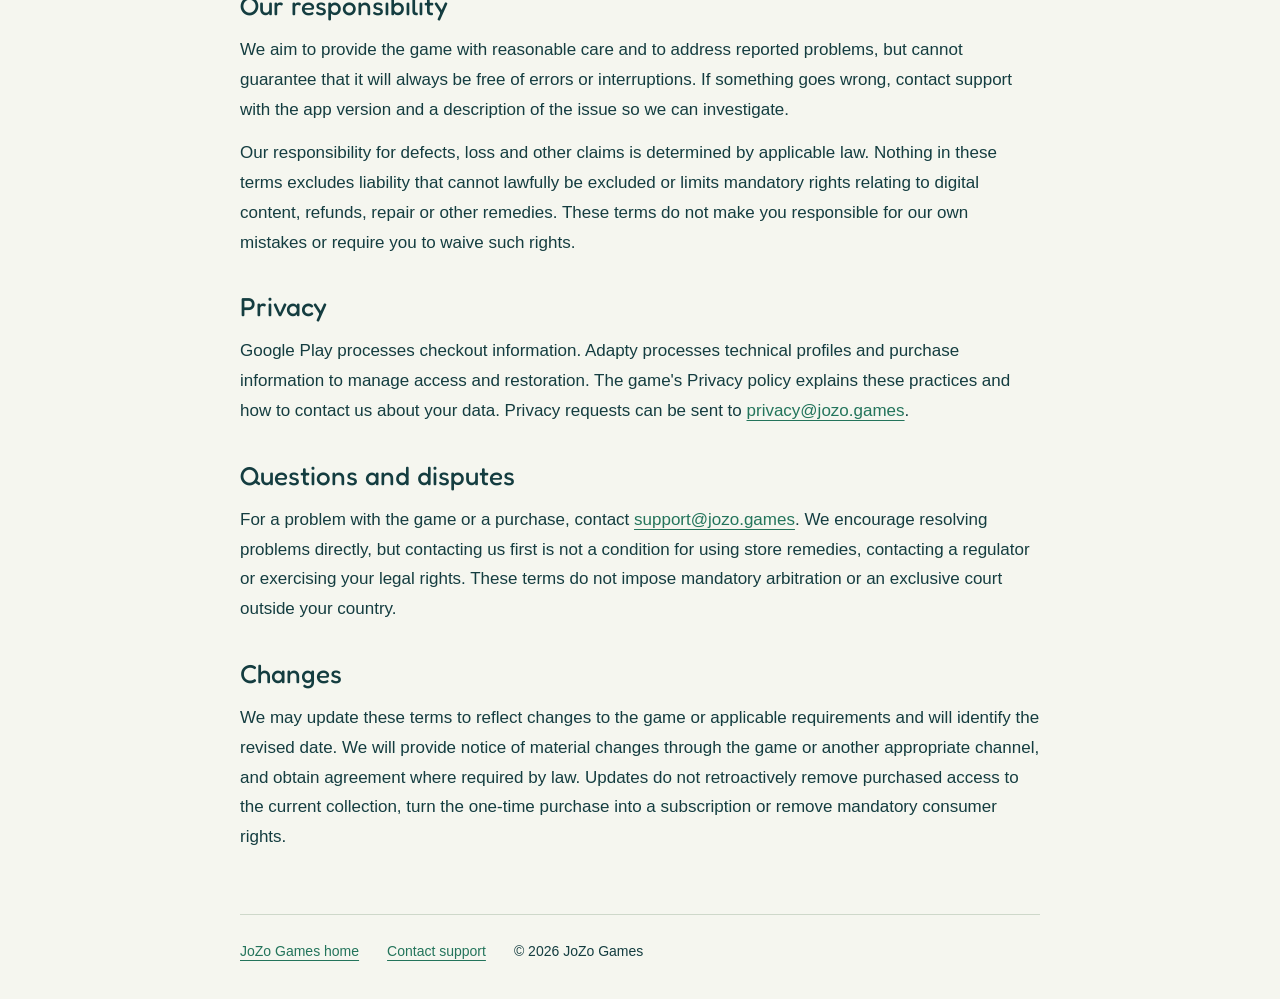
<file: marble-tracks/terms/index.html>
<!doctype html>
<html lang="en" dir="ltr">
<head>
<meta charset="utf-8"><meta name="viewport" content="width=device-width,initial-scale=1">
<title>Marble Tracks Terms of Use and Purchase | JoZo Games</title>
<meta name="description" content="Marble Tracks Terms of Use and Purchase from JoZo Games.">
<link rel="canonical" href="https://jozo.games/marble-tracks/terms/">
<link rel="icon" href="/assets/favicon.svg" type="image/svg+xml">
<link rel="stylesheet" href="/marble-tracks/legal.css">
</head>
<body>
<a class="skip" href="#document">Skip to document</a>
<header><a href="/" aria-label="JoZo Games home"><img src="/assets/jozo-logo.svg" alt="JoZo Games" width="150" height="64"></a><span>Marble Tracks</span></header>
<nav aria-label="Legal documents"><a href="/marble-tracks/privacy/">Privacy Policy</a><a href="/marble-tracks/terms/" aria-current="page">Terms of Use and Purchase</a></nav>
<main id="document"><article><h1>Marble Tracks Terms of Use and Purchase</h1>
<p>Effective date: 3 November 2026.</p>
<h2>Scope</h2>
<p>These terms describe use of Marble Tracks and purchases offered within the game. They cover the free and paid parts of the Android edition and the browser edition. Purchase provisions apply only where real purchases are offered. Google Play&#39;s terms also apply to transactions and services provided by Google.</p>
<h2>Who provides the game</h2>
<p>Marble Tracks is operated by Yossef Sonnenfeld, an individual business operator based in Israel, trading as JoZo Games. For purchase support, contact <a href="mailto:support@jozo.games" target="_blank" rel="noopener noreferrer">support@jozo.games</a>.</p>
<h2>What the purchase includes</h2>
<p>The Full Game purchase permanently unlocks access to the current collection of 100 puzzles in the Android edition, including the 20 puzzles available free of charge. Normal puzzle progression still applies. This is a one-time purchase, not a subscription, and it does not renew automatically.</p>
<p>The purchase does not promise additional future puzzle collections, separate games or access on other stores or platforms. It does not include a player account or cloud synchronization of puzzle progress.</p>
<h2>Permission to use the game</h2>
<p>We grant you a personal, non-exclusive license to install and play the game on compatible devices, subject to these terms and the applicable store rules. The license includes the free puzzles and any paid content you are entitled to access. Purchasing access does not transfer ownership of the game or its intellectual property.</p>
<p>The game, puzzle content, artwork, sound, music and software remain owned by us or their respective licensors. Third-party components remain subject to their applicable licenses. Nothing here limits rights granted by those licenses or by mandatory law.</p>
<h2>Screenshots, videos and reviews</h2>
<p>You may share screenshots and gameplay recordings and use them in reviews, guides, streams and monetized videos. This permission covers rights we control in the game and does not grant rights to third-party material beyond what we can authorize. Do not imply that we sponsor or endorse your content without our agreement. This permission does not allow redistribution of the game itself or extraction and resale of its assets.</p>
<h2>Responsible use</h2>
<p>Do not distribute unauthorized copies of the game, resell access without permission, or bypass purchase verification to obtain paid content without entitlement. Authorized testing builds and simulated purchases are permitted for their intended testing purpose.</p>
<p>Do not use the game or its connected services to introduce harmful software, interfere with others&#39; access, or obtain information you are not entitled to access. These restrictions do not override activities or exceptions protected by applicable law, including applicable rights concerning interoperability, accessibility and security research.</p>
<h2>Price and payment</h2>
<p>The purchase button shows the localized price supplied by Google Play. Review the final price, currency and any applicable taxes in Google&#39;s checkout before confirming. Google Play handles payment under its applicable terms. Price changes apply to future purchases and do not require an existing owner to pay again for the same collection.</p>
<p>The website and testing editions with simulated purchases do not charge money and do not create a Google Play purchase entitlement.</p>
<h2>Access and restoration</h2>
<p>Access is granted after a successful purchase is verified. A pending payment does not unlock the paid puzzles until it is confirmed. If access does not appear, open Settings and select Restore purchases, or contact support.</p>
<p>To restore on a compatible Android device, use the same Google Play account used for the purchase. Restoration requires a connection to the purchase service. Previously verified access can be used offline while it remains available in the app&#39;s local purchase cache; reinstalling or clearing app data may require restoration online. Restoring a purchase does not restore puzzle progress that was deleted from the device.</p>
<h2>Refunds and problems</h2>
<p>Refund eligibility is governed by applicable law and <a href="https://support.google.com/googleplay/answer/2479637" target="_blank" rel="noopener noreferrer">Google Play&#39;s refund policies</a>. Nothing in these terms limits mandatory consumer rights. A refund or revoked purchase can remove access to the paid puzzles. Contact support if a verified purchase is not working; you may include the order reference, but never send passwords or full payment-card details.</p>
<h2>Compatibility, updates and availability</h2>
<p>Check the supported devices and operating-system requirements in the store listing before installing or buying. The browser edition also depends on your browser&#39;s capabilities. We cannot promise compatibility with every device, browser or future operating-system version.</p>
<p>We may issue fixes and updates, and connected purchase services can sometimes be unavailable. An internet connection is required for purchases and restoration. We do not promise uninterrupted operation or indefinite support for every older version; this does not exclude any updates, support or remedies required by applicable law.</p>
<p>The one-time purchase grants continuing access to the current puzzle collection; it is not a promise that every future device or external service will remain compatible. We will not charge existing owners again for that collection or use an update to convert their purchase into a subscription. If a planned change materially affects paid access, we will explain the effect and provide notice and any remedies required by applicable law.</p>
<p>Progress and settings are saved locally. Clearing app or browser data, reinstalling, or a device failure can remove them. Purchase restoration restores access, not a lost save. We cannot recover progress that was never sent to us.</p>
<h2>Our responsibility</h2>
<p>We aim to provide the game with reasonable care and to address reported problems, but cannot guarantee that it will always be free of errors or interruptions. If something goes wrong, contact support with the app version and a description of the issue so we can investigate.</p>
<p>Our responsibility for defects, loss and other claims is determined by applicable law. Nothing in these terms excludes liability that cannot lawfully be excluded or limits mandatory rights relating to digital content, refunds, repair or other remedies. These terms do not make you responsible for our own mistakes or require you to waive such rights.</p>
<h2>Privacy</h2>
<p>Google Play processes checkout information. Adapty processes technical profiles and purchase information to manage access and restoration. The game&#39;s Privacy policy explains these practices and how to contact us about your data. Privacy requests can be sent to <a href="mailto:privacy@jozo.games" target="_blank" rel="noopener noreferrer">privacy@jozo.games</a>.</p>
<h2>Questions and disputes</h2>
<p>For a problem with the game or a purchase, contact <a href="mailto:support@jozo.games" target="_blank" rel="noopener noreferrer">support@jozo.games</a>. We encourage resolving problems directly, but contacting us first is not a condition for using store remedies, contacting a regulator or exercising your legal rights. These terms do not impose mandatory arbitration or an exclusive court outside your country.</p>
<h2>Changes</h2>
<p>We may update these terms to reflect changes to the game or applicable requirements and will identify the revised date. We will provide notice of material changes through the game or another appropriate channel, and obtain agreement where required by law. Updates do not retroactively remove purchased access to the current collection, turn the one-time purchase into a subscription or remove mandatory consumer rights.</p></article></main>
<footer><a href="/">JoZo Games home</a><a href="mailto:support@jozo.games">Contact support</a><span>© 2026 JoZo Games</span></footer>
</body>
</html>
</file>
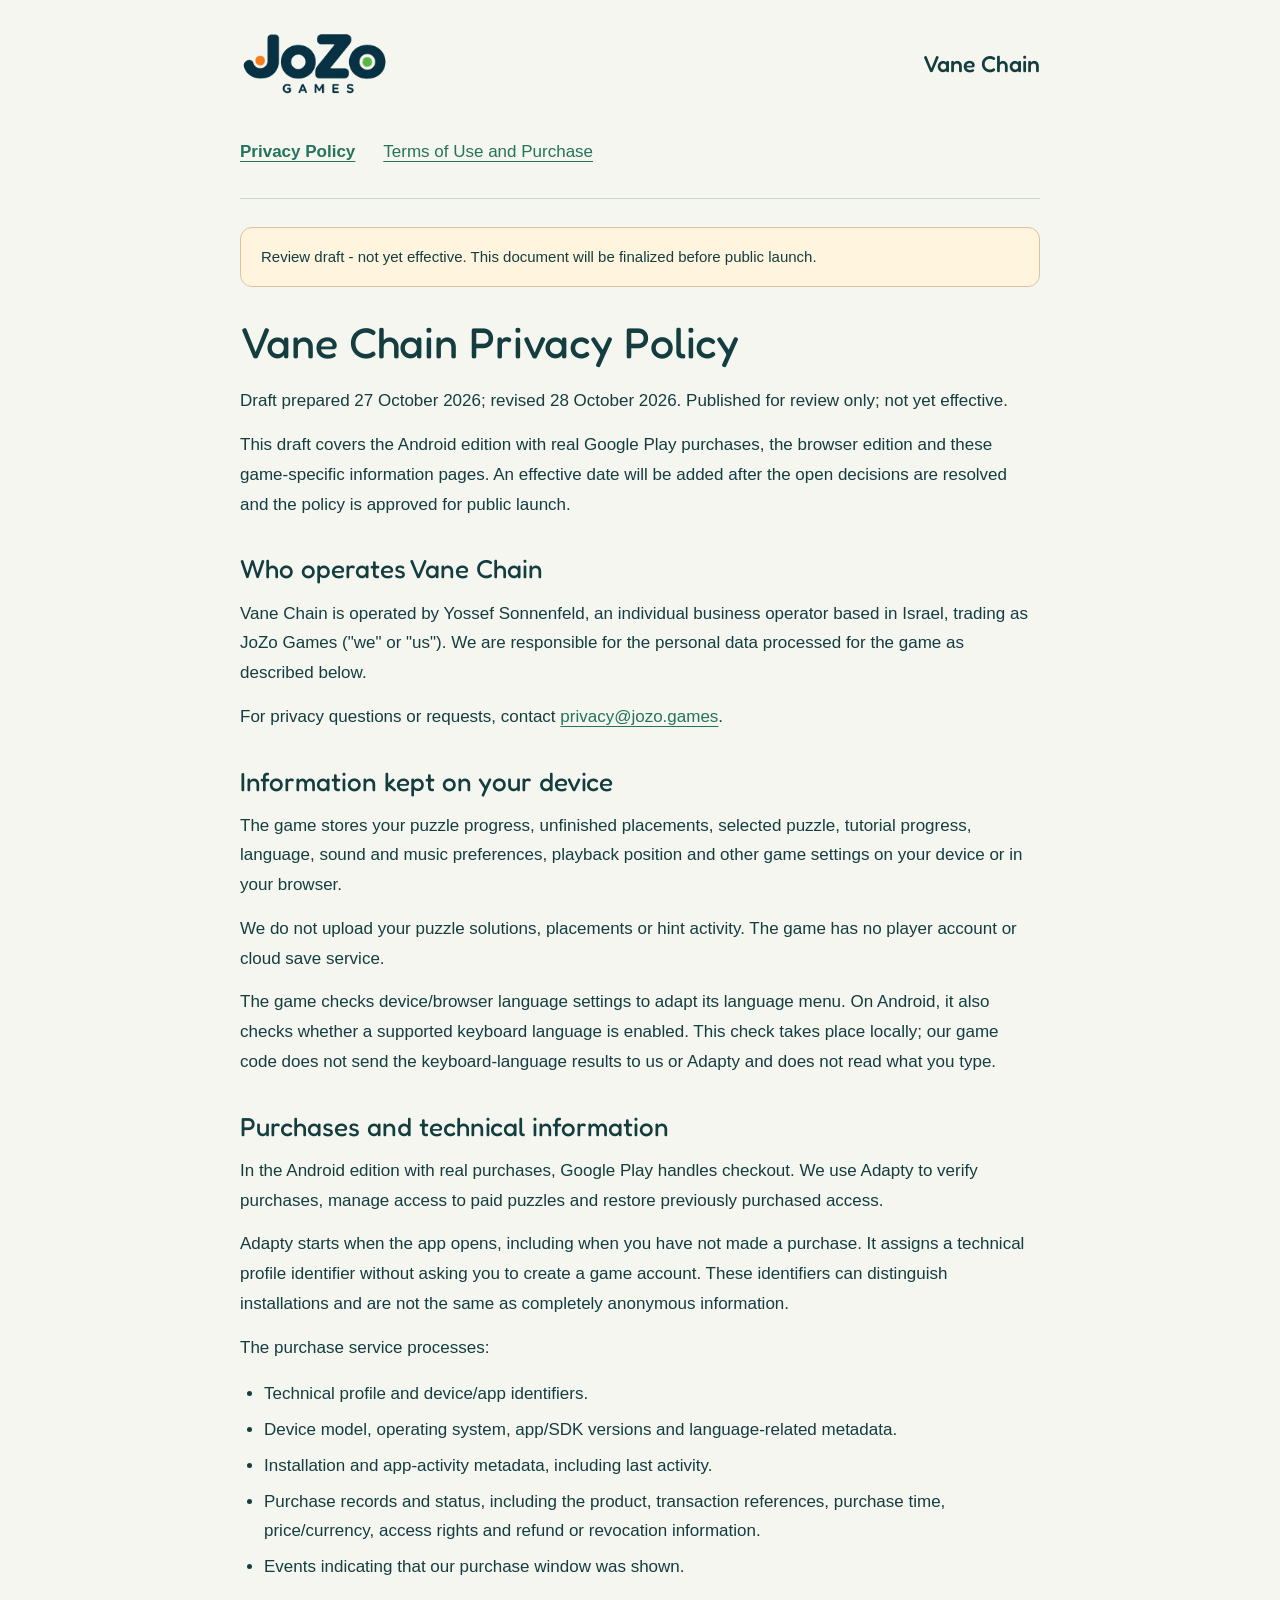
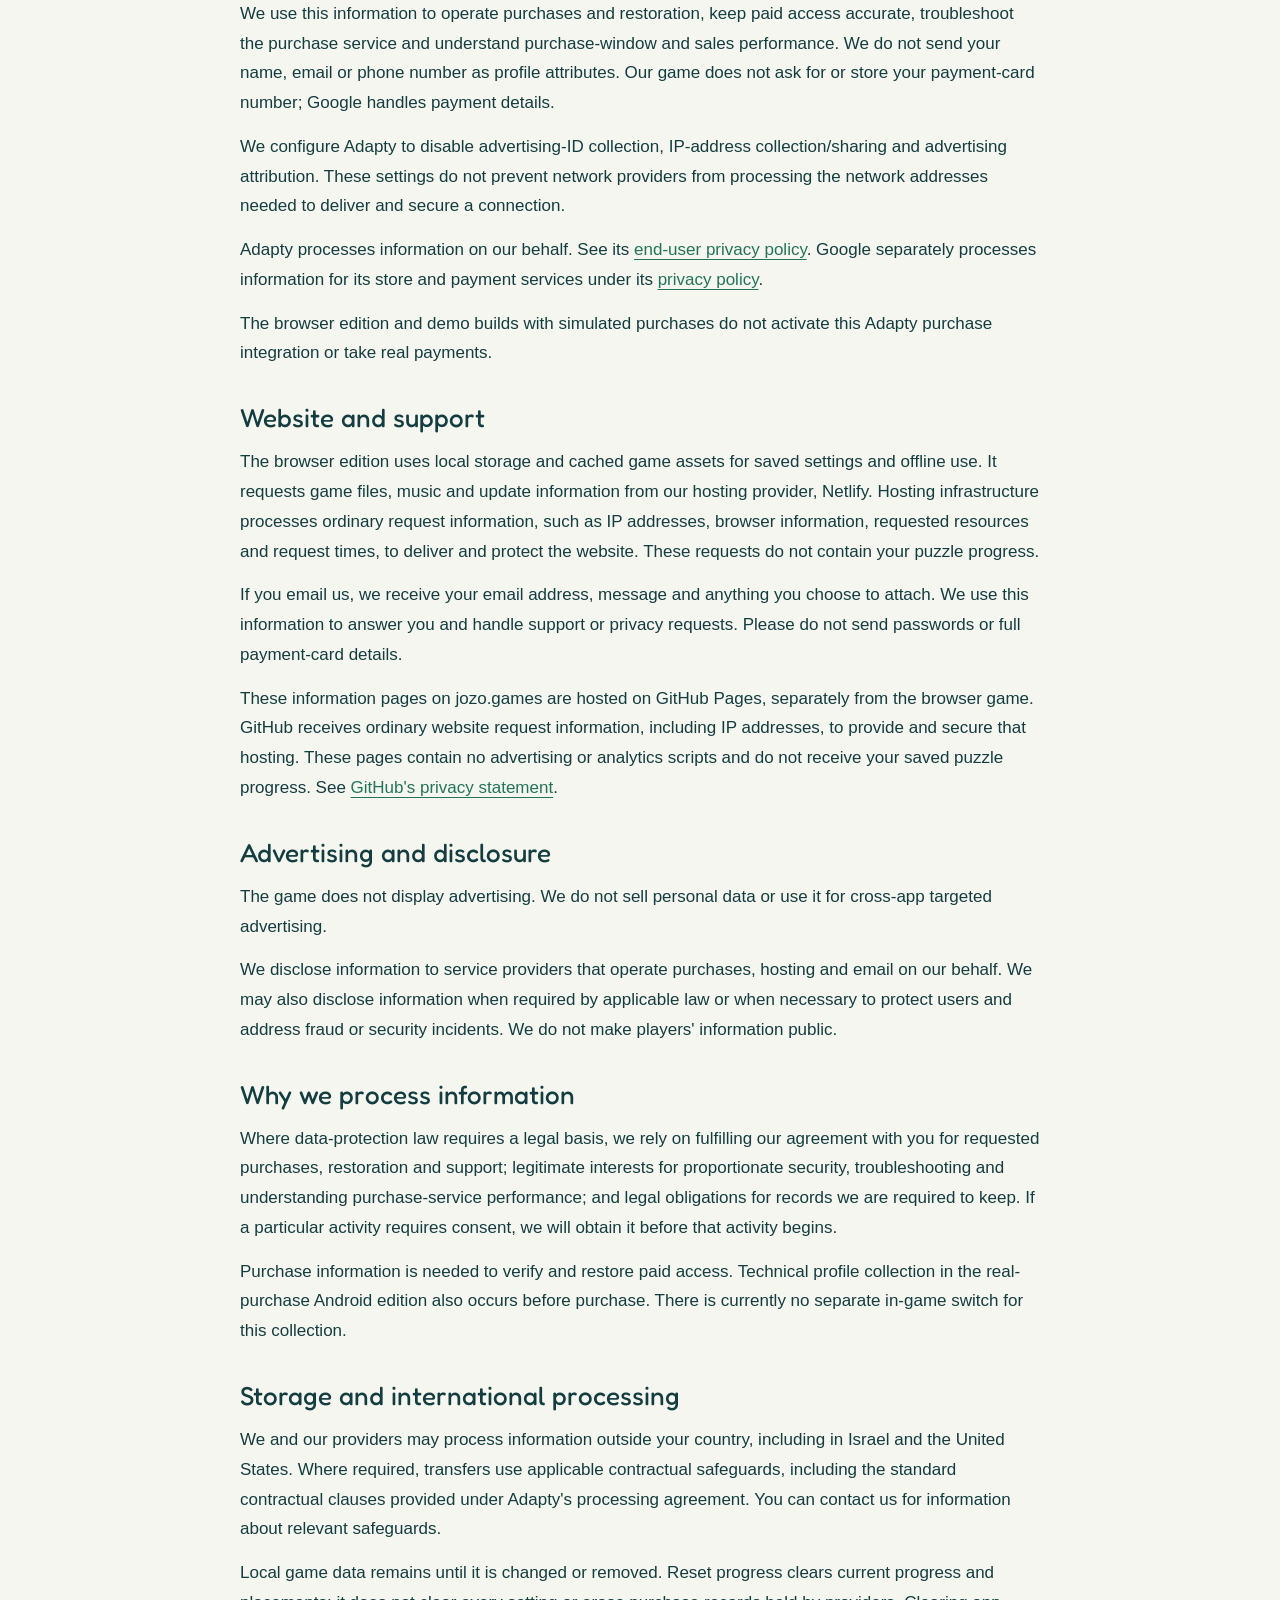
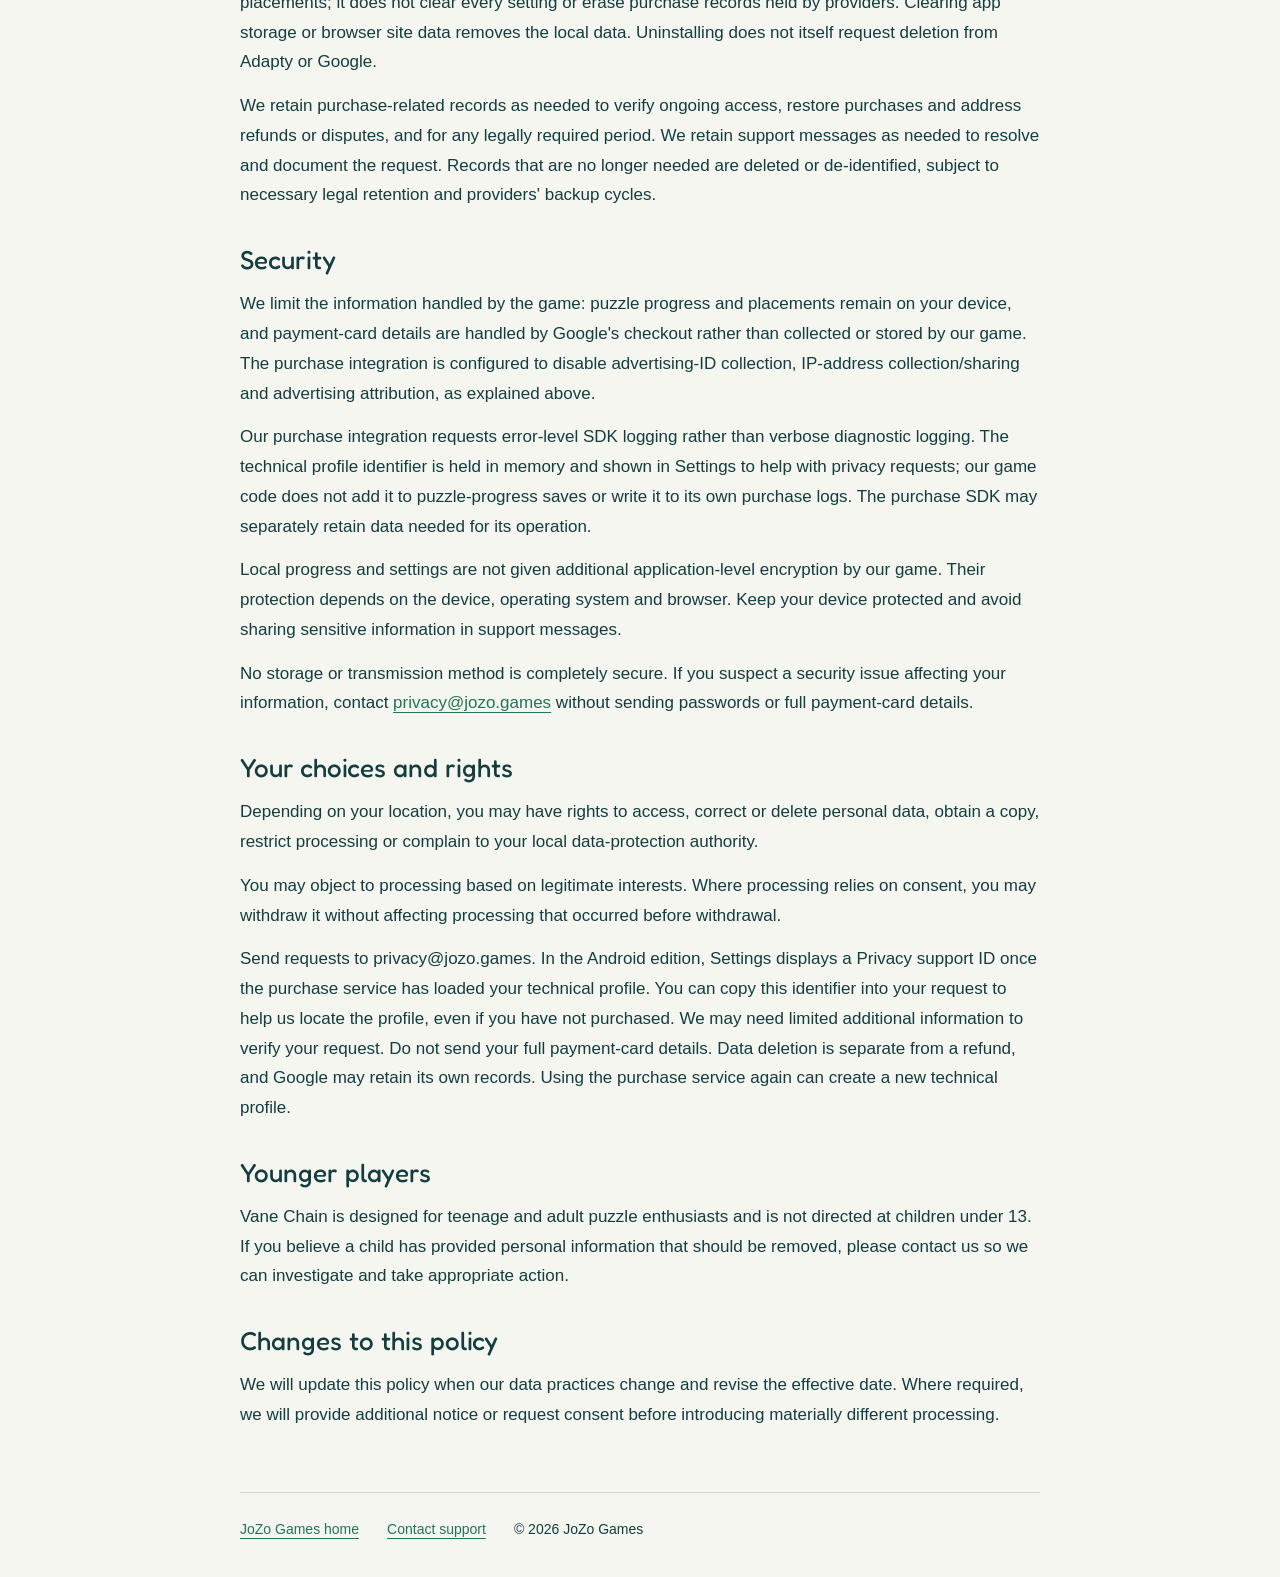
<file: vane-chain/privacy/index.html>
<!doctype html>
<html lang="en" dir="ltr">
<head>
<meta charset="utf-8"><meta name="viewport" content="width=device-width,initial-scale=1">
<title>Vane Chain Privacy Policy | JoZo Games</title>
<meta name="description" content="Vane Chain Privacy Policy. Review draft from JoZo Games.">
<meta name="robots" content="noindex">
<link rel="canonical" href="https://jozo.games/vane-chain/privacy/">
<link rel="icon" href="/assets/favicon.svg" type="image/svg+xml">
<link rel="stylesheet" href="/vane-chain/legal.css">
</head>
<body>
<a class="skip" href="#document">Skip to document</a>
<header><a href="/" aria-label="JoZo Games home"><img src="/assets/jozo-logo.svg" alt="JoZo Games" width="150" height="64"></a><span>Vane Chain</span></header>
<nav aria-label="Legal documents"><a href="/vane-chain/privacy/" aria-current="page">Privacy Policy</a><a href="/vane-chain/terms/">Terms of Use and Purchase</a></nav>
<main id="document"><aside class="notice" aria-label="Document status">Review draft - not yet effective. This document will be finalized before public launch.</aside><article><h1>Vane Chain Privacy Policy</h1>
<p>Draft prepared 27 October 2026; revised 28 October 2026. Published for review only; not yet effective.</p>
<p>This draft covers the Android edition with real Google Play purchases, the browser edition and these game-specific information pages. An effective date will be added after the open decisions are resolved and the policy is approved for public launch.</p>
<h2>Who operates Vane Chain</h2>
<p>Vane Chain is operated by Yossef Sonnenfeld, an individual business operator based in Israel, trading as JoZo Games (&quot;we&quot; or &quot;us&quot;). We are responsible for the personal data processed for the game as described below.</p>
<p>For privacy questions or requests, contact <a href="mailto:privacy@jozo.games" target="_blank" rel="noopener noreferrer">privacy@jozo.games</a>.</p>
<h2>Information kept on your device</h2>
<p>The game stores your puzzle progress, unfinished placements, selected puzzle, tutorial progress, language, sound and music preferences, playback position and other game settings on your device or in your browser.</p>
<p>We do not upload your puzzle solutions, placements or hint activity. The game has no player account or cloud save service.</p>
<p>The game checks device/browser language settings to adapt its language menu. On Android, it also checks whether a supported keyboard language is enabled. This check takes place locally; our game code does not send the keyboard-language results to us or Adapty and does not read what you type.</p>
<h2>Purchases and technical information</h2>
<p>In the Android edition with real purchases, Google Play handles checkout. We use Adapty to verify purchases, manage access to paid puzzles and restore previously purchased access.</p>
<p>Adapty starts when the app opens, including when you have not made a purchase. It assigns a technical profile identifier without asking you to create a game account. These identifiers can distinguish installations and are not the same as completely anonymous information.</p>
<p>The purchase service processes:</p>
<ul><li>Technical profile and device/app identifiers.</li><li>Device model, operating system, app/SDK versions and language-related metadata.</li><li>Installation and app-activity metadata, including last activity.</li><li>Purchase records and status, including the product, transaction references, purchase time, price/currency, access rights and refund or revocation information.</li><li>Events indicating that our purchase window was shown.</li></ul>
<p>We use this information to operate purchases and restoration, keep paid access accurate, troubleshoot the purchase service and understand purchase-window and sales performance. We do not send your name, email or phone number as profile attributes. Our game does not ask for or store your payment-card number; Google handles payment details.</p>
<p>We configure Adapty to disable advertising-ID collection, IP-address collection/sharing and advertising attribution. These settings do not prevent network providers from processing the network addresses needed to deliver and secure a connection.</p>
<p>Adapty processes information on our behalf. See its <a href="https://adapty.io/end-users-privacy/" target="_blank" rel="noopener noreferrer">end-user privacy policy</a>. Google separately processes information for its store and payment services under its <a href="https://policies.google.com/privacy" target="_blank" rel="noopener noreferrer">privacy policy</a>.</p>
<p>The browser edition and demo builds with simulated purchases do not activate this Adapty purchase integration or take real payments.</p>
<h2>Website and support</h2>
<p>The browser edition uses local storage and cached game assets for saved settings and offline use. It requests game files, music and update information from our hosting provider, Netlify. Hosting infrastructure processes ordinary request information, such as IP addresses, browser information, requested resources and request times, to deliver and protect the website. These requests do not contain your puzzle progress.</p>
<p>If you email us, we receive your email address, message and anything you choose to attach. We use this information to answer you and handle support or privacy requests. Please do not send passwords or full payment-card details.</p>
<p>These information pages on jozo.games are hosted on GitHub Pages, separately from the browser game. GitHub receives ordinary website request information, including IP addresses, to provide and secure that hosting. These pages contain no advertising or analytics scripts and do not receive your saved puzzle progress. See <a href="https://docs.github.com/en/site-policy/privacy-policies/github-general-privacy-statement" target="_blank" rel="noopener noreferrer">GitHub&#39;s privacy statement</a>.</p>
<h2>Advertising and disclosure</h2>
<p>The game does not display advertising. We do not sell personal data or use it for cross-app targeted advertising.</p>
<p>We disclose information to service providers that operate purchases, hosting and email on our behalf. We may also disclose information when required by applicable law or when necessary to protect users and address fraud or security incidents. We do not make players&#39; information public.</p>
<h2>Why we process information</h2>
<p>Where data-protection law requires a legal basis, we rely on fulfilling our agreement with you for requested purchases, restoration and support; legitimate interests for proportionate security, troubleshooting and understanding purchase-service performance; and legal obligations for records we are required to keep. If a particular activity requires consent, we will obtain it before that activity begins.</p>
<p>Purchase information is needed to verify and restore paid access. Technical profile collection in the real-purchase Android edition also occurs before purchase. There is currently no separate in-game switch for this collection.</p>
<h2>Storage and international processing</h2>
<p>We and our providers may process information outside your country, including in Israel and the United States. Where required, transfers use applicable contractual safeguards, including the standard contractual clauses provided under Adapty&#39;s processing agreement. You can contact us for information about relevant safeguards.</p>
<p>Local game data remains until it is changed or removed. Reset progress clears current progress and placements; it does not clear every setting or erase purchase records held by providers. Clearing app storage or browser site data removes the local data. Uninstalling does not itself request deletion from Adapty or Google.</p>
<p>We retain purchase-related records as needed to verify ongoing access, restore purchases and address refunds or disputes, and for any legally required period. We retain support messages as needed to resolve and document the request. Records that are no longer needed are deleted or de-identified, subject to necessary legal retention and providers&#39; backup cycles.</p>
<h2>Security</h2>
<p>We limit the information handled by the game: puzzle progress and placements remain on your device, and payment-card details are handled by Google&#39;s checkout rather than collected or stored by our game. The purchase integration is configured to disable advertising-ID collection, IP-address collection/sharing and advertising attribution, as explained above.</p>
<p>Our purchase integration requests error-level SDK logging rather than verbose diagnostic logging. The technical profile identifier is held in memory and shown in Settings to help with privacy requests; our game code does not add it to puzzle-progress saves or write it to its own purchase logs. The purchase SDK may separately retain data needed for its operation.</p>
<p>Local progress and settings are not given additional application-level encryption by our game. Their protection depends on the device, operating system and browser. Keep your device protected and avoid sharing sensitive information in support messages.</p>
<p>No storage or transmission method is completely secure. If you suspect a security issue affecting your information, contact <a href="mailto:privacy@jozo.games" target="_blank" rel="noopener noreferrer">privacy@jozo.games</a> without sending passwords or full payment-card details.</p>
<h2>Your choices and rights</h2>
<p>Depending on your location, you may have rights to access, correct or delete personal data, obtain a copy, restrict processing or complain to your local data-protection authority.</p>
<p>You may object to processing based on legitimate interests. Where processing relies on consent, you may withdraw it without affecting processing that occurred before withdrawal.</p>
<p>Send requests to privacy@jozo.games. In the Android edition, Settings displays a Privacy support ID once the purchase service has loaded your technical profile. You can copy this identifier into your request to help us locate the profile, even if you have not purchased. We may need limited additional information to verify your request. Do not send your full payment-card details. Data deletion is separate from a refund, and Google may retain its own records. Using the purchase service again can create a new technical profile.</p>
<h2>Younger players</h2>
<p>Vane Chain is designed for teenage and adult puzzle enthusiasts and is not directed at children under 13. If you believe a child has provided personal information that should be removed, please contact us so we can investigate and take appropriate action.</p>
<h2>Changes to this policy</h2>
<p>We will update this policy when our data practices change and revise the effective date. Where required, we will provide additional notice or request consent before introducing materially different processing.</p></article></main>
<footer><a href="/">JoZo Games home</a><a href="mailto:support@jozo.games">Contact support</a><span>© 2026 JoZo Games</span></footer>
</body>
</html>
</file>
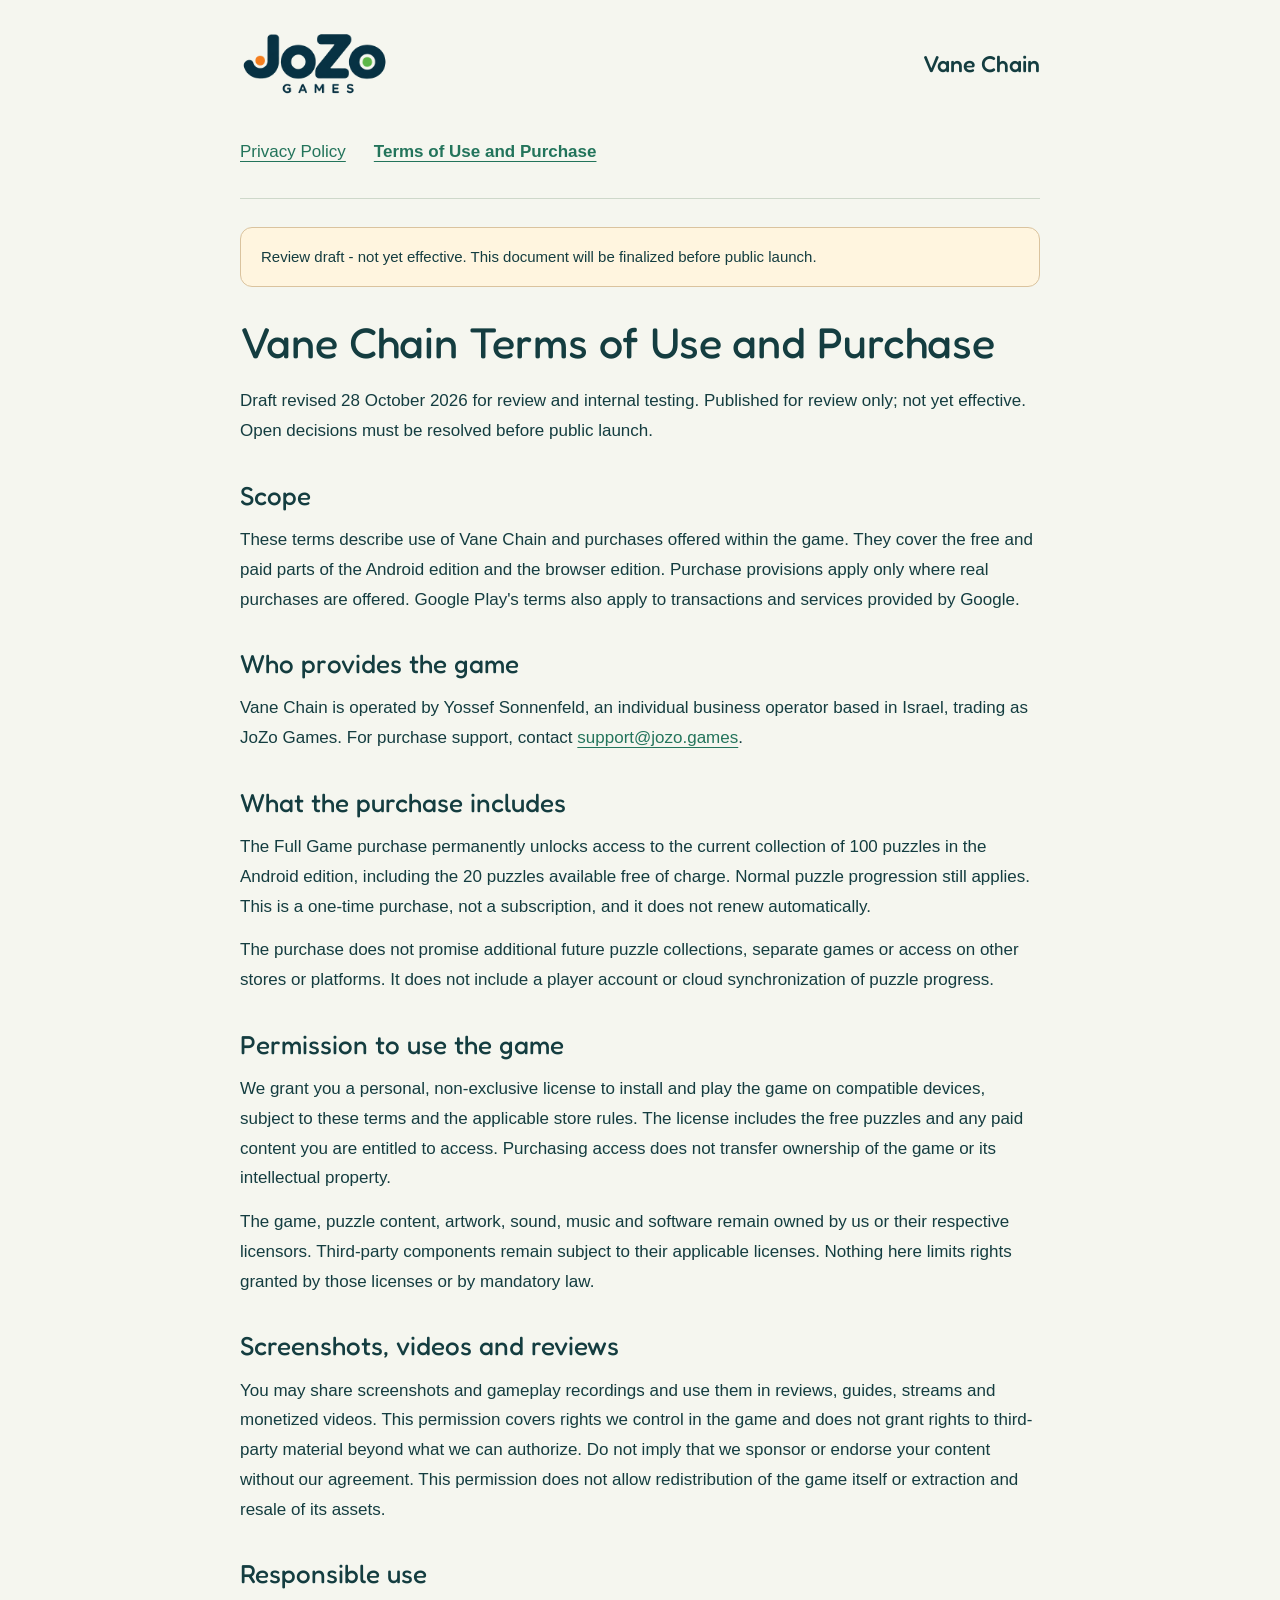
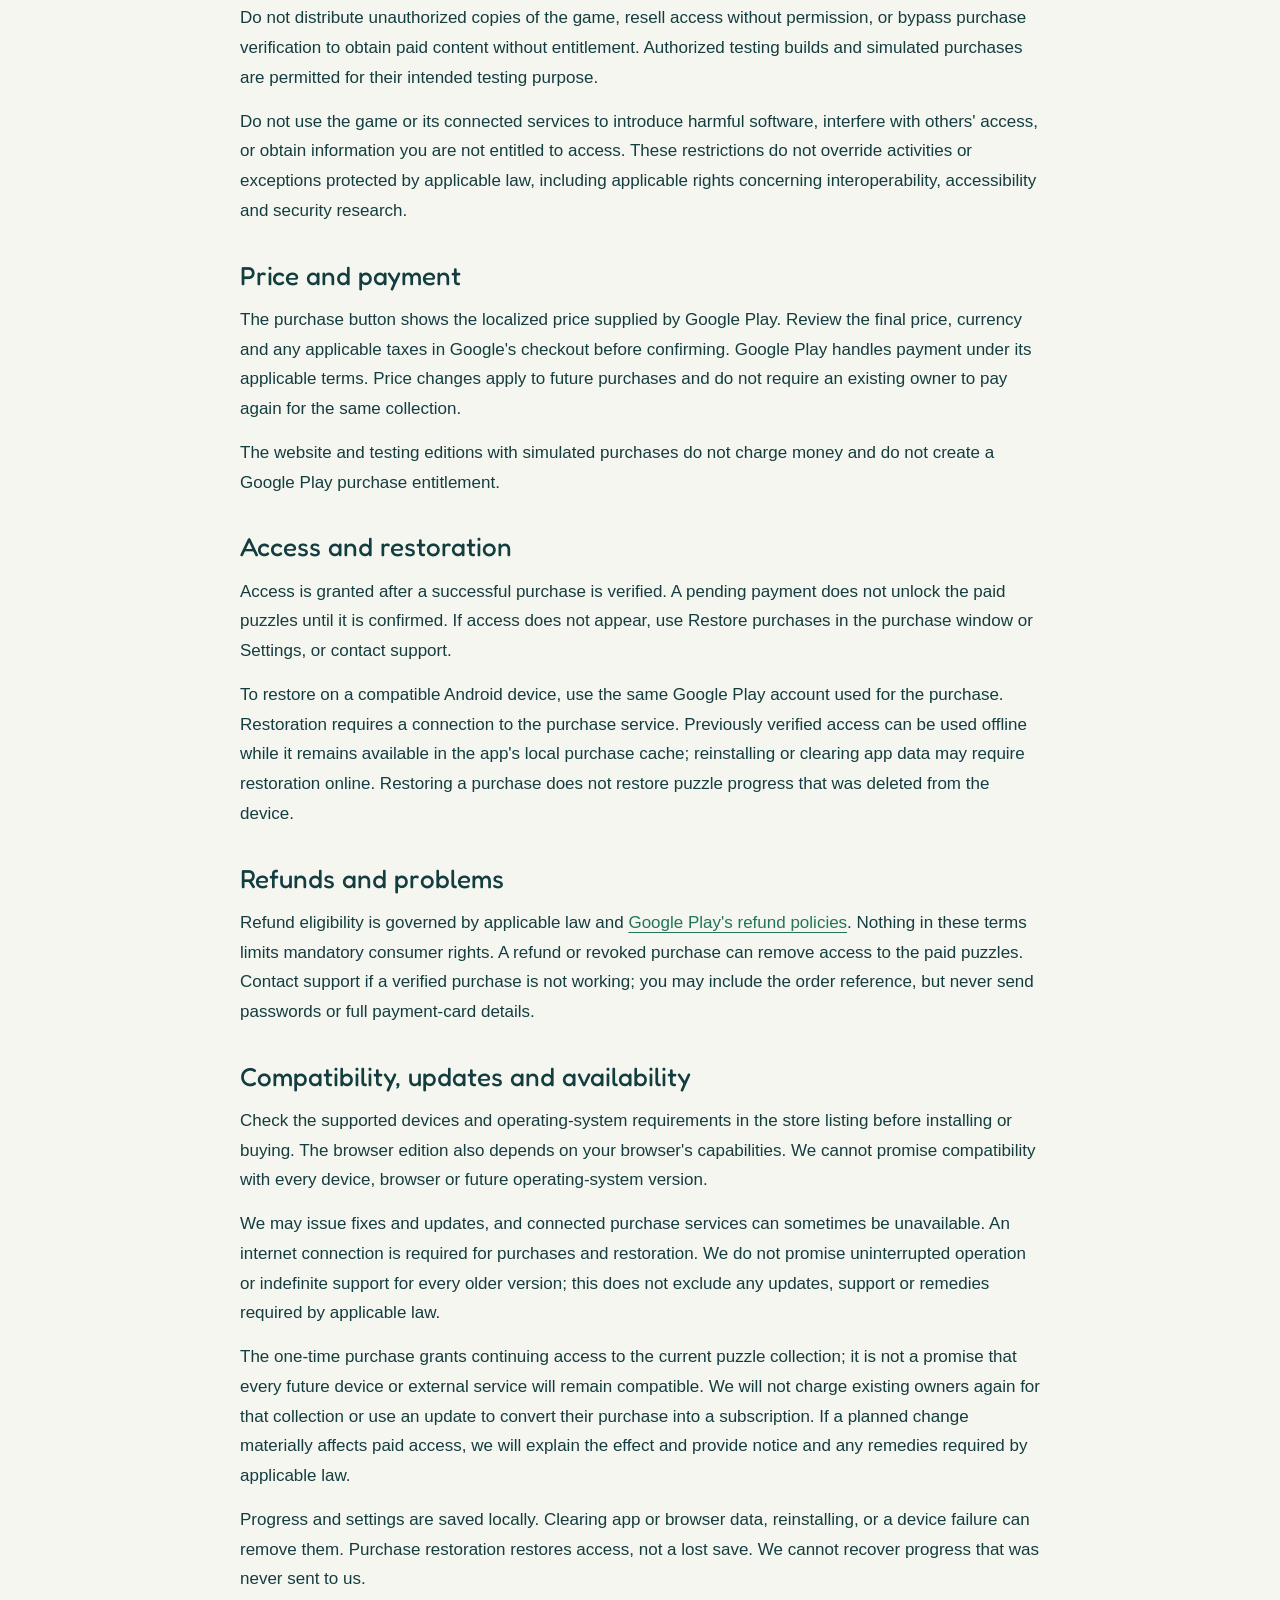
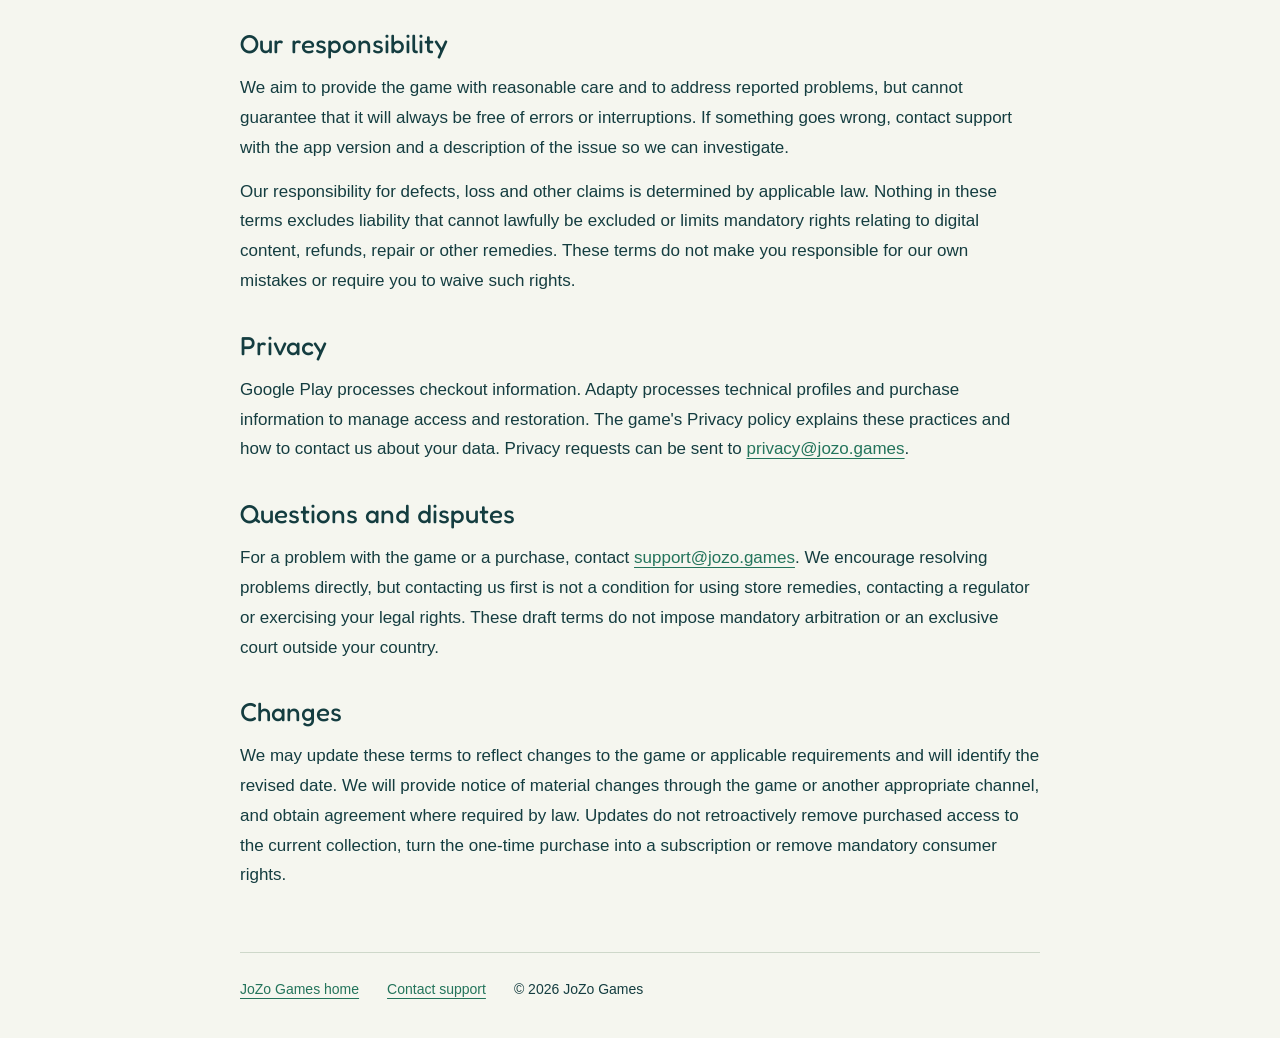
<file: vane-chain/terms/index.html>
<!doctype html>
<html lang="en" dir="ltr">
<head>
<meta charset="utf-8"><meta name="viewport" content="width=device-width,initial-scale=1">
<title>Vane Chain Terms of Use and Purchase | JoZo Games</title>
<meta name="description" content="Vane Chain Terms of Use and Purchase. Review draft from JoZo Games.">
<meta name="robots" content="noindex">
<link rel="canonical" href="https://jozo.games/vane-chain/terms/">
<link rel="icon" href="/assets/favicon.svg" type="image/svg+xml">
<link rel="stylesheet" href="/vane-chain/legal.css">
</head>
<body>
<a class="skip" href="#document">Skip to document</a>
<header><a href="/" aria-label="JoZo Games home"><img src="/assets/jozo-logo.svg" alt="JoZo Games" width="150" height="64"></a><span>Vane Chain</span></header>
<nav aria-label="Legal documents"><a href="/vane-chain/privacy/">Privacy Policy</a><a href="/vane-chain/terms/" aria-current="page">Terms of Use and Purchase</a></nav>
<main id="document"><aside class="notice" aria-label="Document status">Review draft - not yet effective. This document will be finalized before public launch.</aside><article><h1>Vane Chain Terms of Use and Purchase</h1>
<p>Draft revised 28 October 2026 for review and internal testing. Published for review only; not yet effective. Open decisions must be resolved before public launch.</p>
<h2>Scope</h2>
<p>These terms describe use of Vane Chain and purchases offered within the game. They cover the free and paid parts of the Android edition and the browser edition. Purchase provisions apply only where real purchases are offered. Google Play&#39;s terms also apply to transactions and services provided by Google.</p>
<h2>Who provides the game</h2>
<p>Vane Chain is operated by Yossef Sonnenfeld, an individual business operator based in Israel, trading as JoZo Games. For purchase support, contact <a href="mailto:support@jozo.games" target="_blank" rel="noopener noreferrer">support@jozo.games</a>.</p>
<h2>What the purchase includes</h2>
<p>The Full Game purchase permanently unlocks access to the current collection of 100 puzzles in the Android edition, including the 20 puzzles available free of charge. Normal puzzle progression still applies. This is a one-time purchase, not a subscription, and it does not renew automatically.</p>
<p>The purchase does not promise additional future puzzle collections, separate games or access on other stores or platforms. It does not include a player account or cloud synchronization of puzzle progress.</p>
<h2>Permission to use the game</h2>
<p>We grant you a personal, non-exclusive license to install and play the game on compatible devices, subject to these terms and the applicable store rules. The license includes the free puzzles and any paid content you are entitled to access. Purchasing access does not transfer ownership of the game or its intellectual property.</p>
<p>The game, puzzle content, artwork, sound, music and software remain owned by us or their respective licensors. Third-party components remain subject to their applicable licenses. Nothing here limits rights granted by those licenses or by mandatory law.</p>
<h2>Screenshots, videos and reviews</h2>
<p>You may share screenshots and gameplay recordings and use them in reviews, guides, streams and monetized videos. This permission covers rights we control in the game and does not grant rights to third-party material beyond what we can authorize. Do not imply that we sponsor or endorse your content without our agreement. This permission does not allow redistribution of the game itself or extraction and resale of its assets.</p>
<h2>Responsible use</h2>
<p>Do not distribute unauthorized copies of the game, resell access without permission, or bypass purchase verification to obtain paid content without entitlement. Authorized testing builds and simulated purchases are permitted for their intended testing purpose.</p>
<p>Do not use the game or its connected services to introduce harmful software, interfere with others&#39; access, or obtain information you are not entitled to access. These restrictions do not override activities or exceptions protected by applicable law, including applicable rights concerning interoperability, accessibility and security research.</p>
<h2>Price and payment</h2>
<p>The purchase button shows the localized price supplied by Google Play. Review the final price, currency and any applicable taxes in Google&#39;s checkout before confirming. Google Play handles payment under its applicable terms. Price changes apply to future purchases and do not require an existing owner to pay again for the same collection.</p>
<p>The website and testing editions with simulated purchases do not charge money and do not create a Google Play purchase entitlement.</p>
<h2>Access and restoration</h2>
<p>Access is granted after a successful purchase is verified. A pending payment does not unlock the paid puzzles until it is confirmed. If access does not appear, use Restore purchases in the purchase window or Settings, or contact support.</p>
<p>To restore on a compatible Android device, use the same Google Play account used for the purchase. Restoration requires a connection to the purchase service. Previously verified access can be used offline while it remains available in the app&#39;s local purchase cache; reinstalling or clearing app data may require restoration online. Restoring a purchase does not restore puzzle progress that was deleted from the device.</p>
<h2>Refunds and problems</h2>
<p>Refund eligibility is governed by applicable law and <a href="https://support.google.com/googleplay/answer/2479637" target="_blank" rel="noopener noreferrer">Google Play&#39;s refund policies</a>. Nothing in these terms limits mandatory consumer rights. A refund or revoked purchase can remove access to the paid puzzles. Contact support if a verified purchase is not working; you may include the order reference, but never send passwords or full payment-card details.</p>
<h2>Compatibility, updates and availability</h2>
<p>Check the supported devices and operating-system requirements in the store listing before installing or buying. The browser edition also depends on your browser&#39;s capabilities. We cannot promise compatibility with every device, browser or future operating-system version.</p>
<p>We may issue fixes and updates, and connected purchase services can sometimes be unavailable. An internet connection is required for purchases and restoration. We do not promise uninterrupted operation or indefinite support for every older version; this does not exclude any updates, support or remedies required by applicable law.</p>
<p>The one-time purchase grants continuing access to the current puzzle collection; it is not a promise that every future device or external service will remain compatible. We will not charge existing owners again for that collection or use an update to convert their purchase into a subscription. If a planned change materially affects paid access, we will explain the effect and provide notice and any remedies required by applicable law.</p>
<p>Progress and settings are saved locally. Clearing app or browser data, reinstalling, or a device failure can remove them. Purchase restoration restores access, not a lost save. We cannot recover progress that was never sent to us.</p>
<h2>Our responsibility</h2>
<p>We aim to provide the game with reasonable care and to address reported problems, but cannot guarantee that it will always be free of errors or interruptions. If something goes wrong, contact support with the app version and a description of the issue so we can investigate.</p>
<p>Our responsibility for defects, loss and other claims is determined by applicable law. Nothing in these terms excludes liability that cannot lawfully be excluded or limits mandatory rights relating to digital content, refunds, repair or other remedies. These terms do not make you responsible for our own mistakes or require you to waive such rights.</p>
<h2>Privacy</h2>
<p>Google Play processes checkout information. Adapty processes technical profiles and purchase information to manage access and restoration. The game&#39;s Privacy policy explains these practices and how to contact us about your data. Privacy requests can be sent to <a href="mailto:privacy@jozo.games" target="_blank" rel="noopener noreferrer">privacy@jozo.games</a>.</p>
<h2>Questions and disputes</h2>
<p>For a problem with the game or a purchase, contact <a href="mailto:support@jozo.games" target="_blank" rel="noopener noreferrer">support@jozo.games</a>. We encourage resolving problems directly, but contacting us first is not a condition for using store remedies, contacting a regulator or exercising your legal rights. These draft terms do not impose mandatory arbitration or an exclusive court outside your country.</p>
<h2>Changes</h2>
<p>We may update these terms to reflect changes to the game or applicable requirements and will identify the revised date. We will provide notice of material changes through the game or another appropriate channel, and obtain agreement where required by law. Updates do not retroactively remove purchased access to the current collection, turn the one-time purchase into a subscription or remove mandatory consumer rights.</p></article></main>
<footer><a href="/">JoZo Games home</a><a href="mailto:support@jozo.games">Contact support</a><span>© 2026 JoZo Games</span></footer>
</body>
</html>
</file>
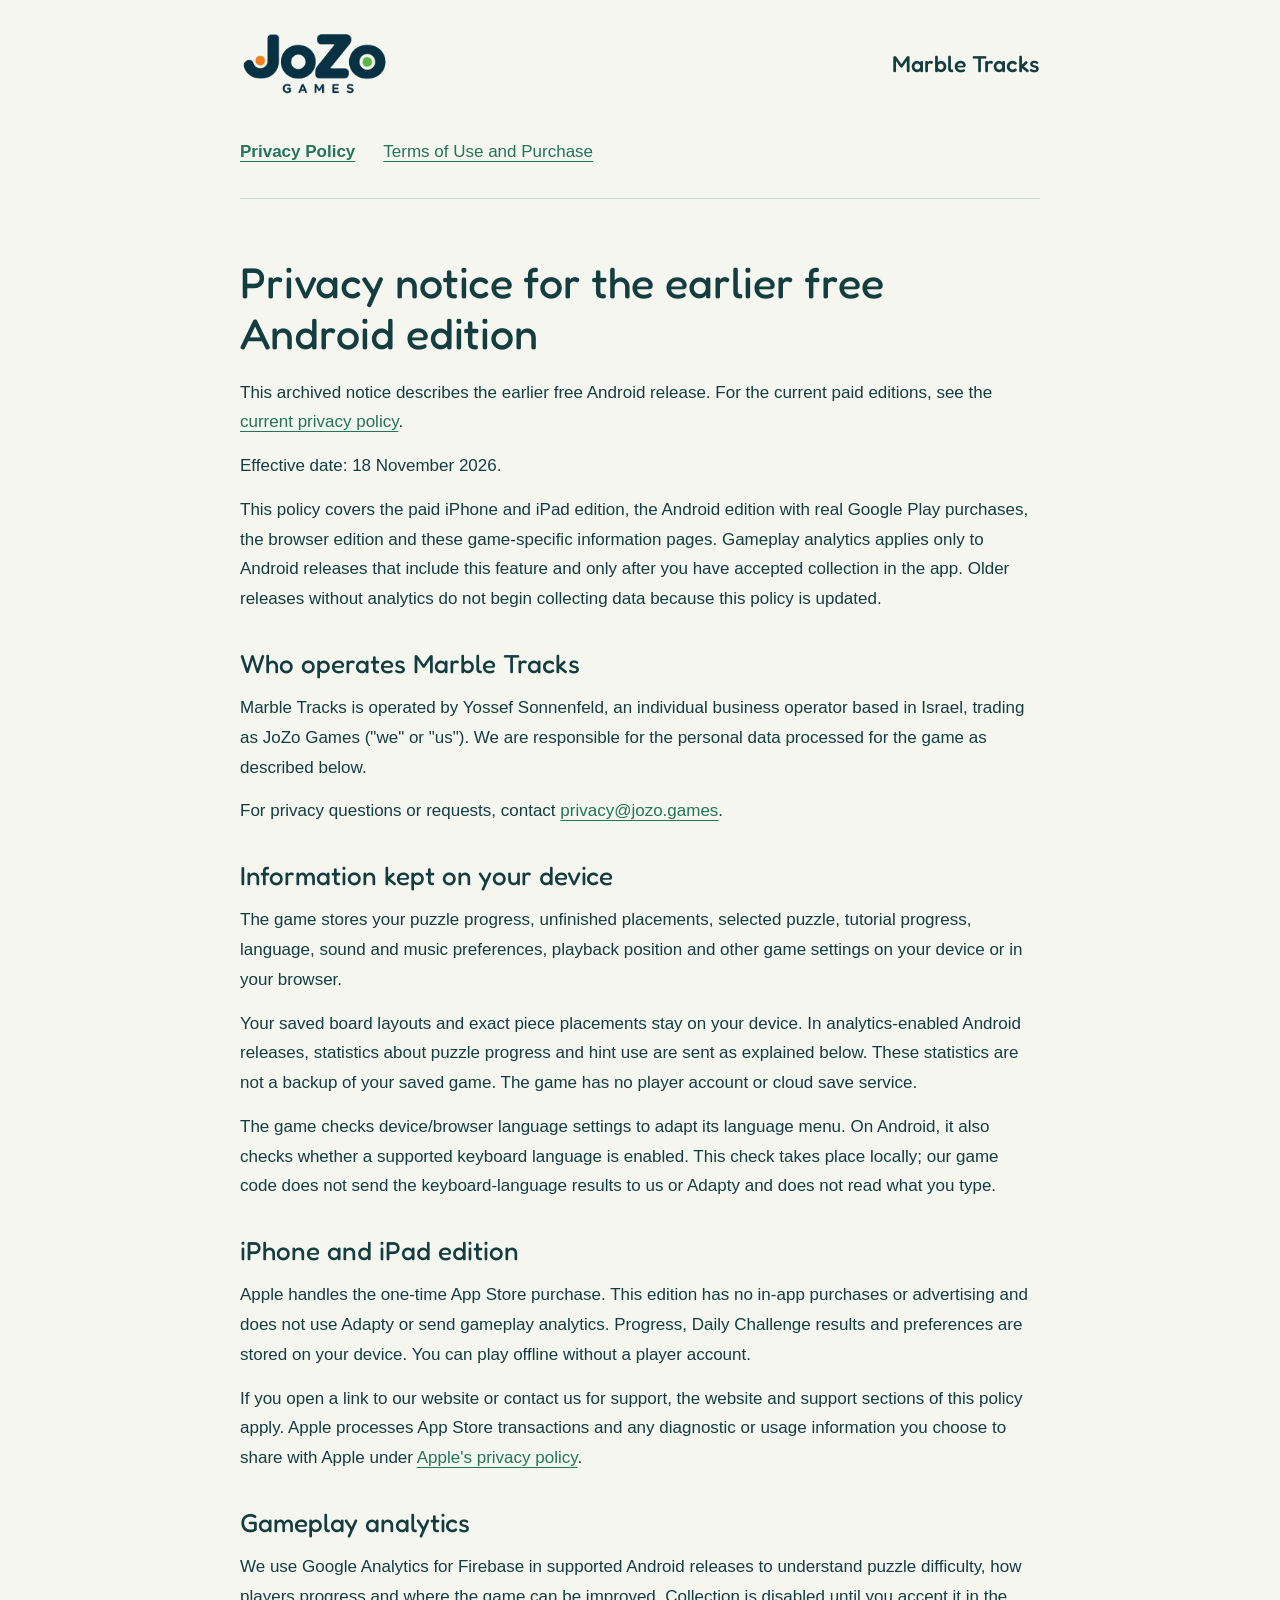
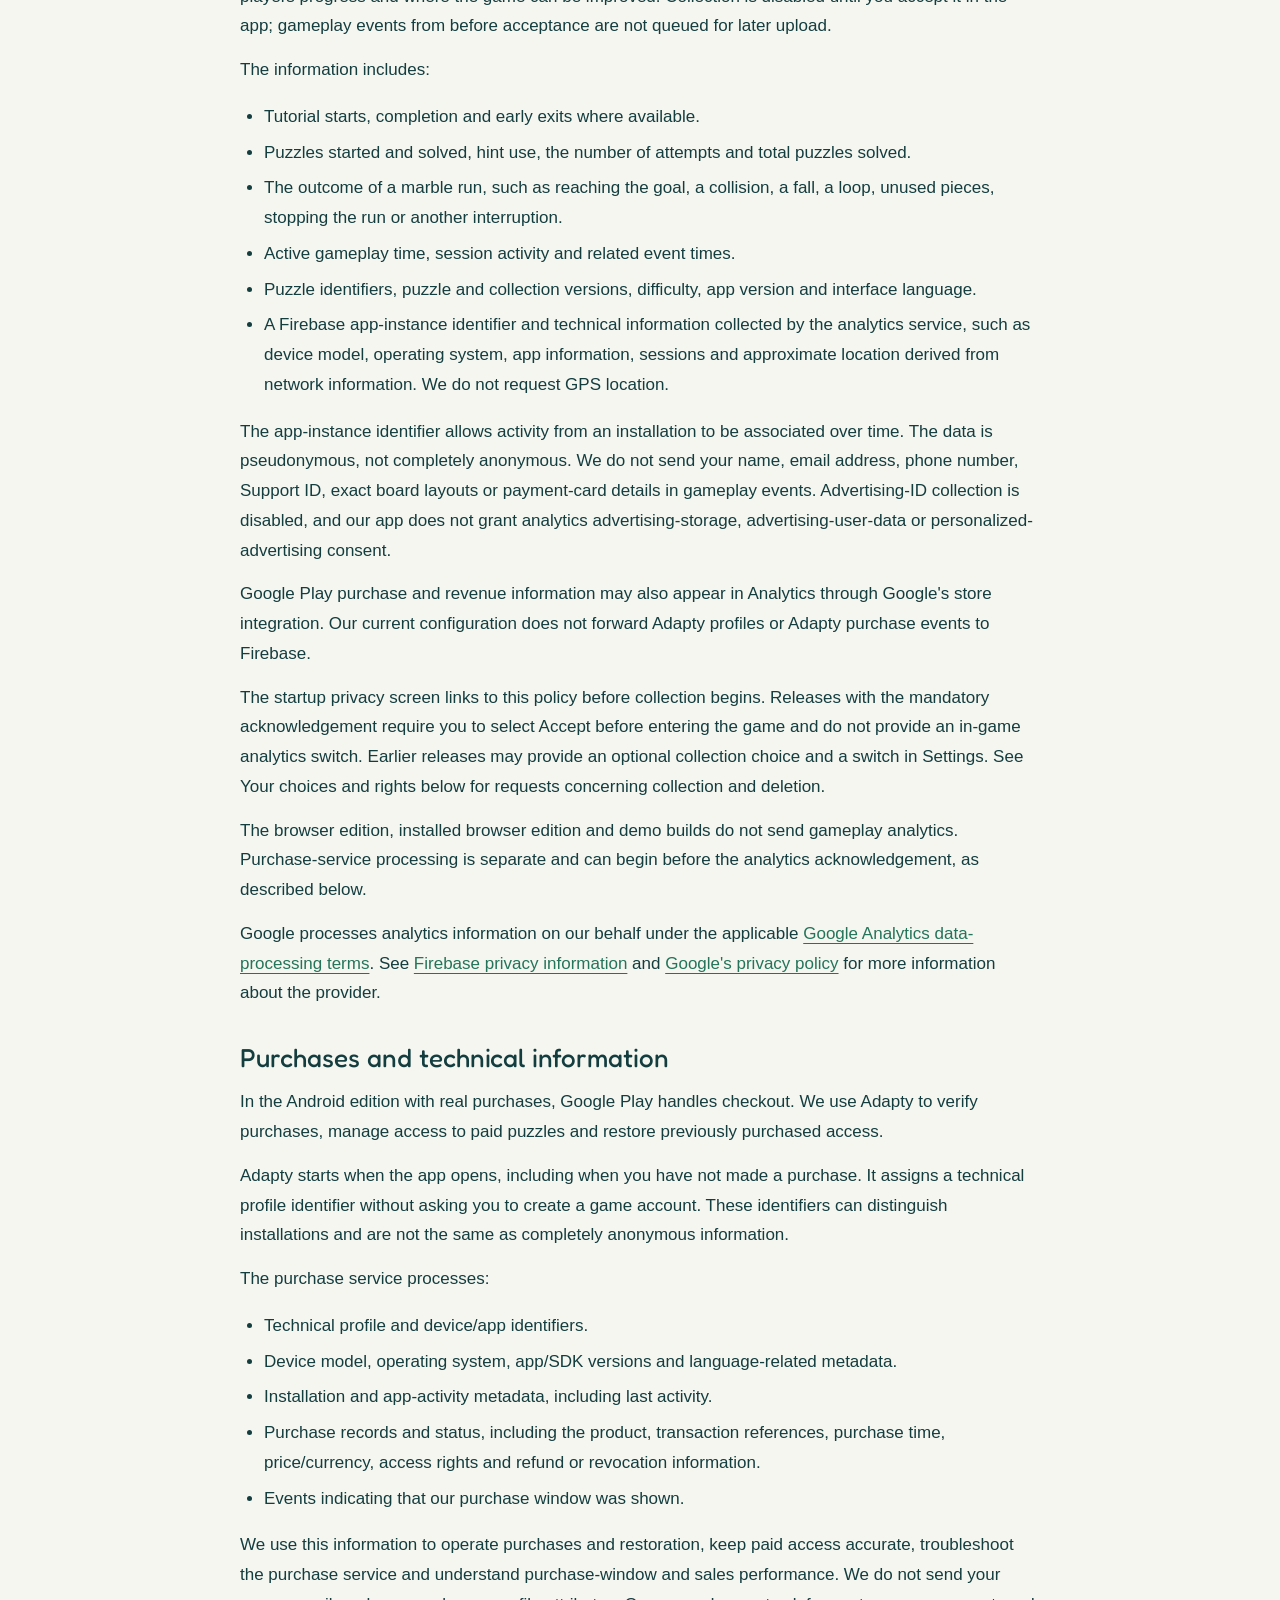
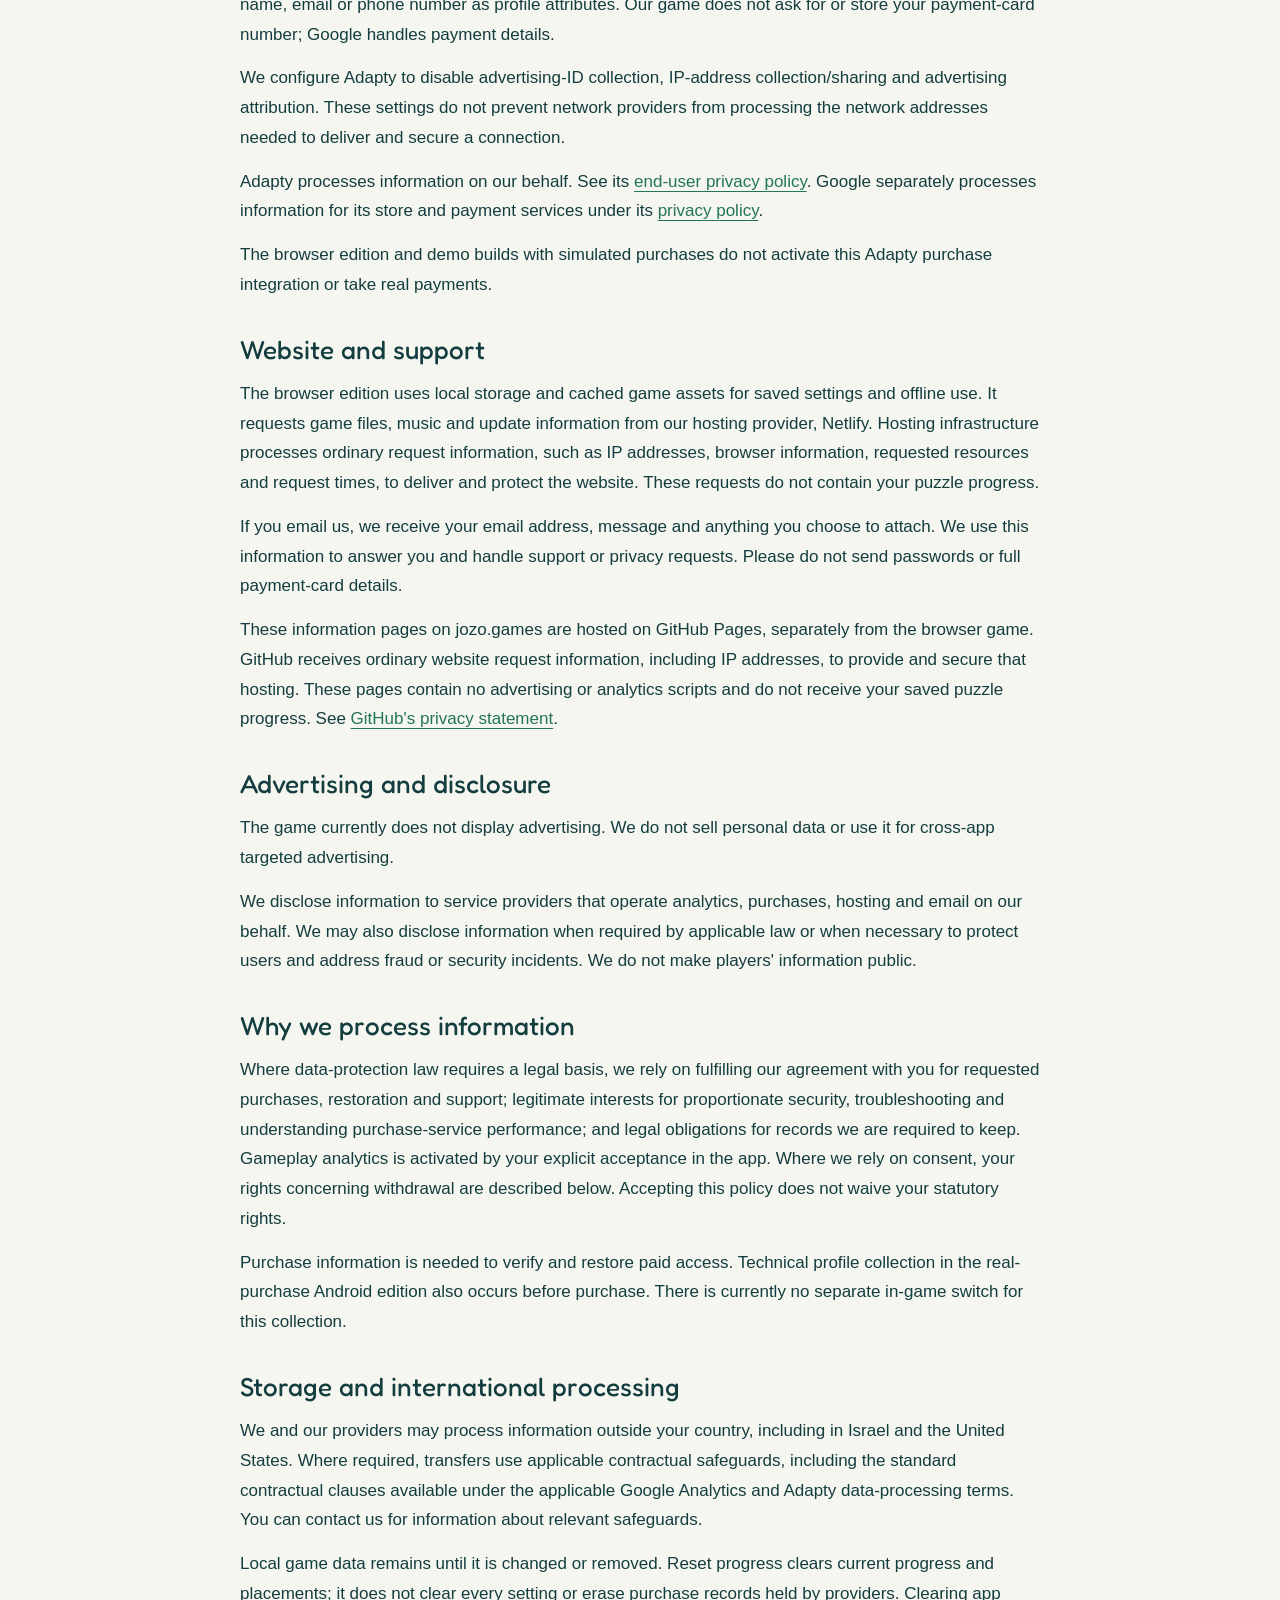
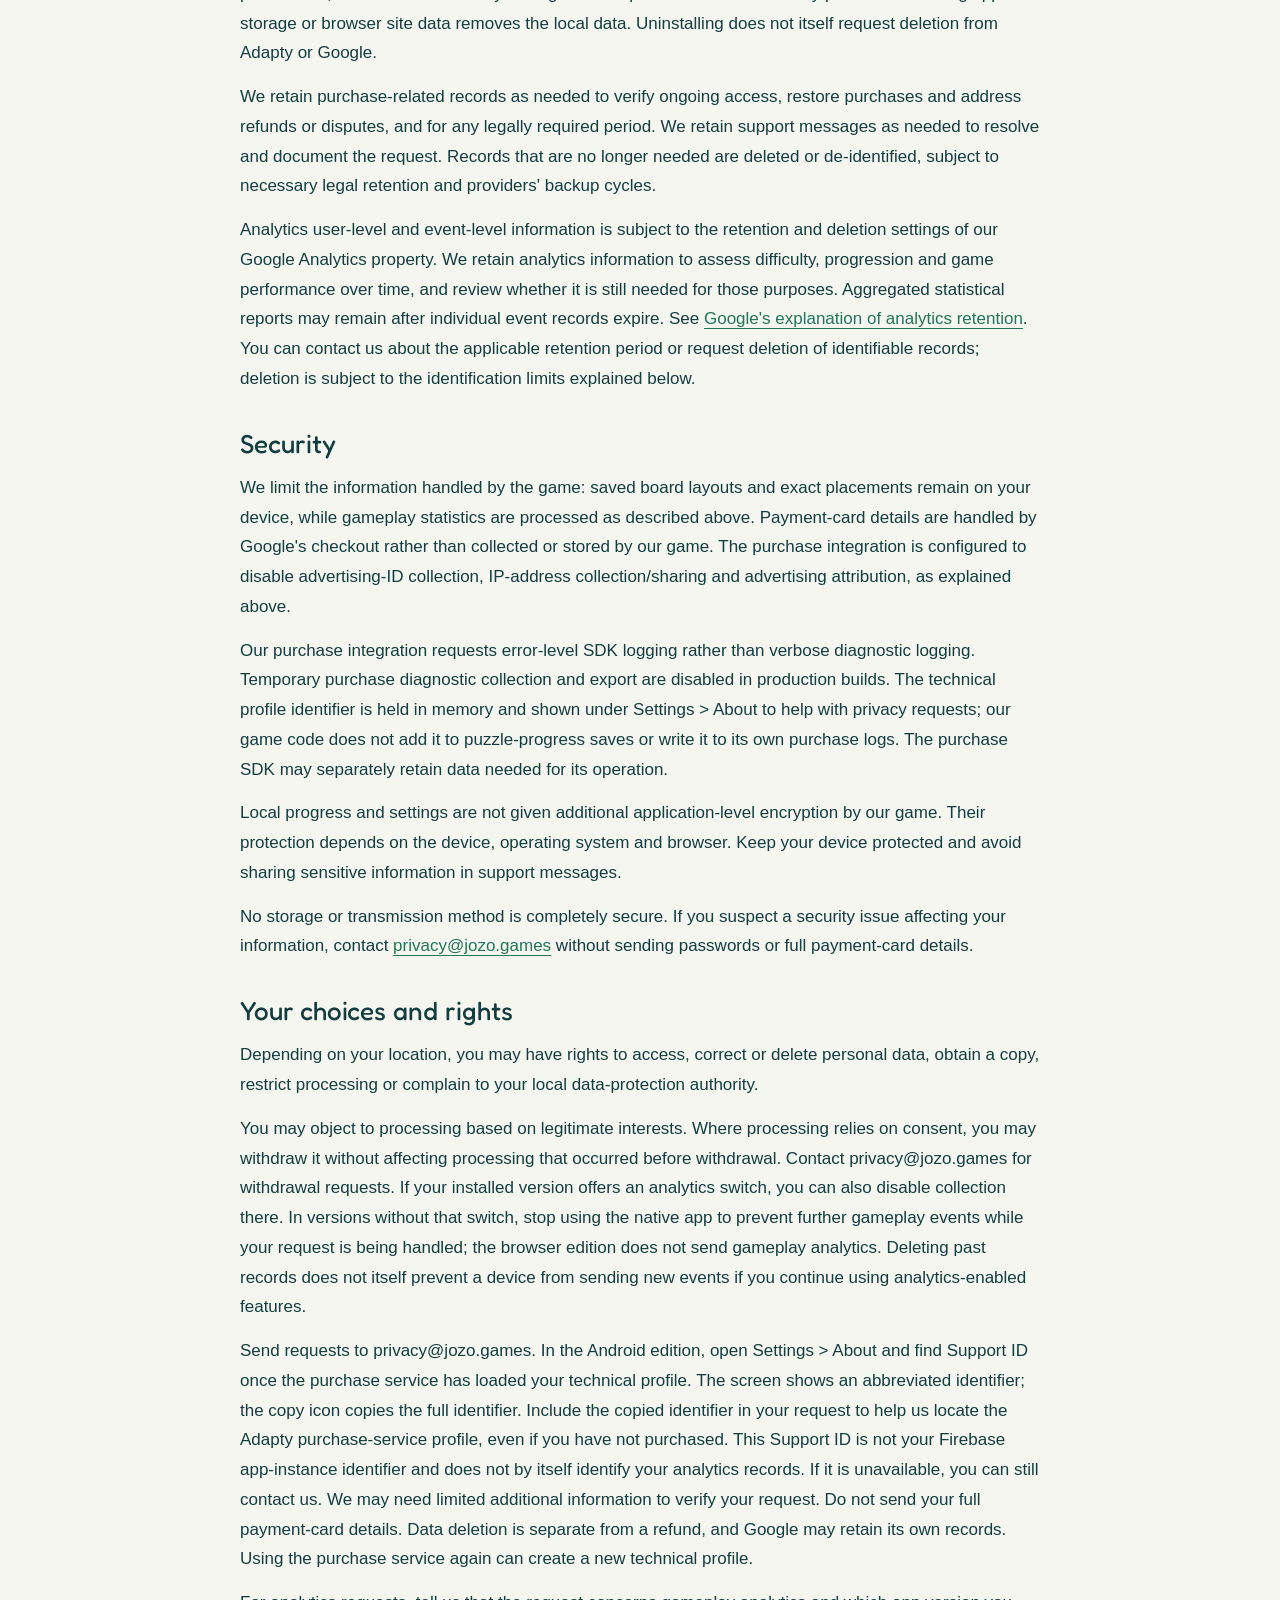
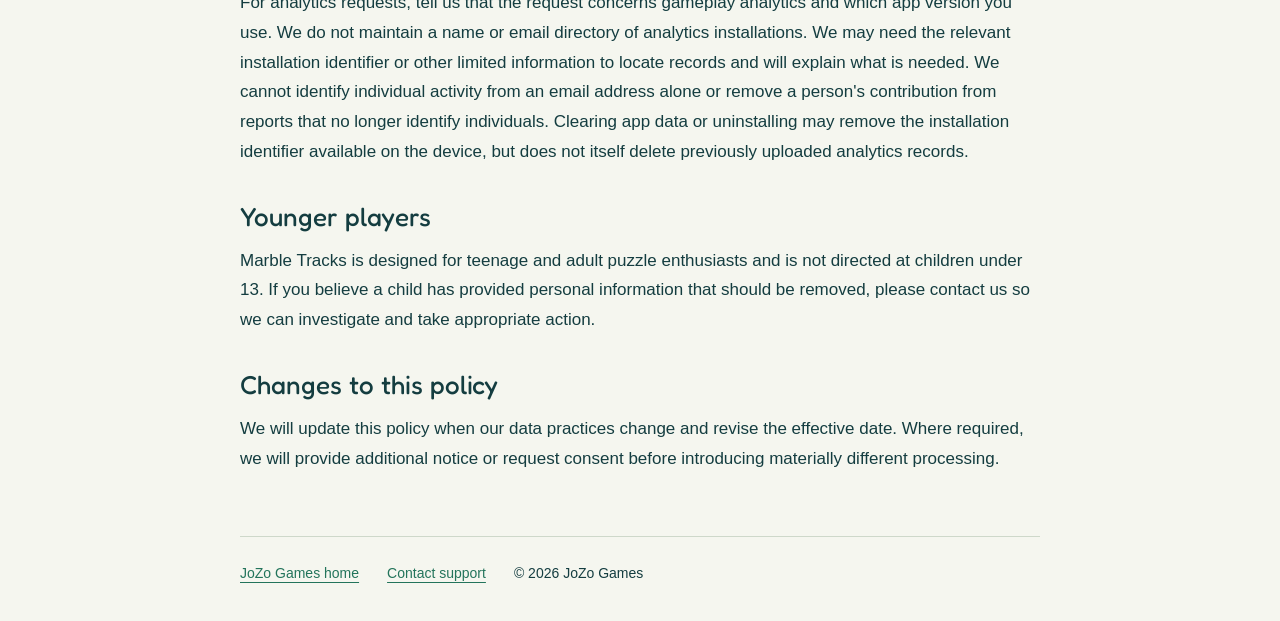
<file: marble-tracks/privacy/legacy-android/index.html>
<!doctype html>
<html lang="en" dir="ltr">
<head>
<meta charset="utf-8"><meta name="viewport" content="width=device-width,initial-scale=1">
<title>Earlier Free Android Edition - Marble Tracks Privacy Policy | JoZo Games</title>
<meta name="description" content="Marble Tracks Privacy Policy from JoZo Games.">
<link rel="canonical" href="https://jozo.games/marble-tracks/privacy/legacy-android/">
<link rel="icon" href="/assets/favicon.svg" type="image/svg+xml">
<link rel="stylesheet" href="/marble-tracks/legal.css">
</head>
<body>
<a class="skip" href="#document">Skip to document</a>
<header><a href="/" aria-label="JoZo Games home"><img src="/assets/jozo-logo.svg" alt="JoZo Games" width="150" height="64"></a><span>Marble Tracks</span></header>
<nav aria-label="Legal documents"><a href="/marble-tracks/privacy/" aria-current="page">Privacy Policy</a><a href="/marble-tracks/terms/">Terms of Use and Purchase</a></nav>
<main id="document"><article><h1>Privacy notice for the earlier free Android edition</h1>
<p>This archived notice describes the earlier free Android release. For the current paid editions, see the <a href="/marble-tracks/privacy/">current privacy policy</a>.</p>
<p>Effective date: 18 November 2026.</p>
<p>This policy covers the paid iPhone and iPad edition, the Android edition with real Google Play purchases, the browser edition and these game-specific information pages. Gameplay analytics applies only to Android releases that include this feature and only after you have accepted collection in the app. Older releases without analytics do not begin collecting data because this policy is updated.</p>
<h2>Who operates Marble Tracks</h2>
<p>Marble Tracks is operated by Yossef Sonnenfeld, an individual business operator based in Israel, trading as JoZo Games (&quot;we&quot; or &quot;us&quot;). We are responsible for the personal data processed for the game as described below.</p>
<p>For privacy questions or requests, contact <a href="mailto:privacy@jozo.games" target="_blank" rel="noopener noreferrer">privacy@jozo.games</a>.</p>
<h2>Information kept on your device</h2>
<p>The game stores your puzzle progress, unfinished placements, selected puzzle, tutorial progress, language, sound and music preferences, playback position and other game settings on your device or in your browser.</p>
<p>Your saved board layouts and exact piece placements stay on your device. In analytics-enabled Android releases, statistics about puzzle progress and hint use are sent as explained below. These statistics are not a backup of your saved game. The game has no player account or cloud save service.</p>
<p>The game checks device/browser language settings to adapt its language menu. On Android, it also checks whether a supported keyboard language is enabled. This check takes place locally; our game code does not send the keyboard-language results to us or Adapty and does not read what you type.</p>
<h2>iPhone and iPad edition</h2>
<p>Apple handles the one-time App Store purchase. This edition has no in-app purchases or advertising and does not use Adapty or send gameplay analytics. Progress, Daily Challenge results and preferences are stored on your device. You can play offline without a player account.</p>
<p>If you open a link to our website or contact us for support, the website and support sections of this policy apply. Apple processes App Store transactions and any diagnostic or usage information you choose to share with Apple under <a href="https://www.apple.com/legal/privacy/" target="_blank" rel="noopener noreferrer">Apple's privacy policy</a>.</p>
<h2>Gameplay analytics</h2>
<p>We use Google Analytics for Firebase in supported Android releases to understand puzzle difficulty, how players progress and where the game can be improved. Collection is disabled until you accept it in the app; gameplay events from before acceptance are not queued for later upload.</p>
<p>The information includes:</p>
<ul><li>Tutorial starts, completion and early exits where available.</li><li>Puzzles started and solved, hint use, the number of attempts and total puzzles solved.</li><li>The outcome of a marble run, such as reaching the goal, a collision, a fall, a loop, unused pieces, stopping the run or another interruption.</li><li>Active gameplay time, session activity and related event times.</li><li>Puzzle identifiers, puzzle and collection versions, difficulty, app version and interface language.</li><li>A Firebase app-instance identifier and technical information collected by the analytics service, such as device model, operating system, app information, sessions and approximate location derived from network information. We do not request GPS location.</li></ul>
<p>The app-instance identifier allows activity from an installation to be associated over time. The data is pseudonymous, not completely anonymous. We do not send your name, email address, phone number, Support ID, exact board layouts or payment-card details in gameplay events. Advertising-ID collection is disabled, and our app does not grant analytics advertising-storage, advertising-user-data or personalized-advertising consent.</p>
<p>Google Play purchase and revenue information may also appear in Analytics through Google&#x27;s store integration. Our current configuration does not forward Adapty profiles or Adapty purchase events to Firebase.</p>
<p>The startup privacy screen links to this policy before collection begins. Releases with the mandatory acknowledgement require you to select Accept before entering the game and do not provide an in-game analytics switch. Earlier releases may provide an optional collection choice and a switch in Settings. See Your choices and rights below for requests concerning collection and deletion.</p>
<p>The browser edition, installed browser edition and demo builds do not send gameplay analytics. Purchase-service processing is separate and can begin before the analytics acknowledgement, as described below.</p>
<p>Google processes analytics information on our behalf under the applicable <a href="https://business.safety.google/adsprocessorterms/" target="_blank" rel="noopener noreferrer">Google Analytics data-processing terms</a>. See <a href="https://firebase.google.com/support/privacy" target="_blank" rel="noopener noreferrer">Firebase privacy information</a> and <a href="https://policies.google.com/privacy" target="_blank" rel="noopener noreferrer">Google&#x27;s privacy policy</a> for more information about the provider.</p>
<h2>Purchases and technical information</h2>
<p>In the Android edition with real purchases, Google Play handles checkout. We use Adapty to verify purchases, manage access to paid puzzles and restore previously purchased access.</p>
<p>Adapty starts when the app opens, including when you have not made a purchase. It assigns a technical profile identifier without asking you to create a game account. These identifiers can distinguish installations and are not the same as completely anonymous information.</p>
<p>The purchase service processes:</p>
<ul><li>Technical profile and device/app identifiers.</li><li>Device model, operating system, app/SDK versions and language-related metadata.</li><li>Installation and app-activity metadata, including last activity.</li><li>Purchase records and status, including the product, transaction references, purchase time, price/currency, access rights and refund or revocation information.</li><li>Events indicating that our purchase window was shown.</li></ul>
<p>We use this information to operate purchases and restoration, keep paid access accurate, troubleshoot the purchase service and understand purchase-window and sales performance. We do not send your name, email or phone number as profile attributes. Our game does not ask for or store your payment-card number; Google handles payment details.</p>
<p>We configure Adapty to disable advertising-ID collection, IP-address collection/sharing and advertising attribution. These settings do not prevent network providers from processing the network addresses needed to deliver and secure a connection.</p>
<p>Adapty processes information on our behalf. See its <a href="https://adapty.io/end-users-privacy/" target="_blank" rel="noopener noreferrer">end-user privacy policy</a>. Google separately processes information for its store and payment services under its <a href="https://policies.google.com/privacy" target="_blank" rel="noopener noreferrer">privacy policy</a>.</p>
<p>The browser edition and demo builds with simulated purchases do not activate this Adapty purchase integration or take real payments.</p>
<h2>Website and support</h2>
<p>The browser edition uses local storage and cached game assets for saved settings and offline use. It requests game files, music and update information from our hosting provider, Netlify. Hosting infrastructure processes ordinary request information, such as IP addresses, browser information, requested resources and request times, to deliver and protect the website. These requests do not contain your puzzle progress.</p>
<p>If you email us, we receive your email address, message and anything you choose to attach. We use this information to answer you and handle support or privacy requests. Please do not send passwords or full payment-card details.</p>
<p>These information pages on jozo.games are hosted on GitHub Pages, separately from the browser game. GitHub receives ordinary website request information, including IP addresses, to provide and secure that hosting. These pages contain no advertising or analytics scripts and do not receive your saved puzzle progress. See <a href="https://docs.github.com/en/site-policy/privacy-policies/github-general-privacy-statement" target="_blank" rel="noopener noreferrer">GitHub&#x27;s privacy statement</a>.</p>
<h2>Advertising and disclosure</h2>
<p>The game currently does not display advertising. We do not sell personal data or use it for cross-app targeted advertising.</p>
<p>We disclose information to service providers that operate analytics, purchases, hosting and email on our behalf. We may also disclose information when required by applicable law or when necessary to protect users and address fraud or security incidents. We do not make players&#x27; information public.</p>
<h2>Why we process information</h2>
<p>Where data-protection law requires a legal basis, we rely on fulfilling our agreement with you for requested purchases, restoration and support; legitimate interests for proportionate security, troubleshooting and understanding purchase-service performance; and legal obligations for records we are required to keep. Gameplay analytics is activated by your explicit acceptance in the app. Where we rely on consent, your rights concerning withdrawal are described below. Accepting this policy does not waive your statutory rights.</p>
<p>Purchase information is needed to verify and restore paid access. Technical profile collection in the real-purchase Android edition also occurs before purchase. There is currently no separate in-game switch for this collection.</p>
<h2>Storage and international processing</h2>
<p>We and our providers may process information outside your country, including in Israel and the United States. Where required, transfers use applicable contractual safeguards, including the standard contractual clauses available under the applicable Google Analytics and Adapty data-processing terms. You can contact us for information about relevant safeguards.</p>
<p>Local game data remains until it is changed or removed. Reset progress clears current progress and placements; it does not clear every setting or erase purchase records held by providers. Clearing app storage or browser site data removes the local data. Uninstalling does not itself request deletion from Adapty or Google.</p>
<p>We retain purchase-related records as needed to verify ongoing access, restore purchases and address refunds or disputes, and for any legally required period. We retain support messages as needed to resolve and document the request. Records that are no longer needed are deleted or de-identified, subject to necessary legal retention and providers&#x27; backup cycles.</p>
<p>Analytics user-level and event-level information is subject to the retention and deletion settings of our Google Analytics property. We retain analytics information to assess difficulty, progression and game performance over time, and review whether it is still needed for those purposes. Aggregated statistical reports may remain after individual event records expire. See <a href="https://support.google.com/analytics/answer/7667196" target="_blank" rel="noopener noreferrer">Google&#x27;s explanation of analytics retention</a>. You can contact us about the applicable retention period or request deletion of identifiable records; deletion is subject to the identification limits explained below.</p>
<h2>Security</h2>
<p>We limit the information handled by the game: saved board layouts and exact placements remain on your device, while gameplay statistics are processed as described above. Payment-card details are handled by Google&#x27;s checkout rather than collected or stored by our game. The purchase integration is configured to disable advertising-ID collection, IP-address collection/sharing and advertising attribution, as explained above.</p>
<p>Our purchase integration requests error-level SDK logging rather than verbose diagnostic logging. Temporary purchase diagnostic collection and export are disabled in production builds. The technical profile identifier is held in memory and shown under Settings &gt; About to help with privacy requests; our game code does not add it to puzzle-progress saves or write it to its own purchase logs. The purchase SDK may separately retain data needed for its operation.</p>
<p>Local progress and settings are not given additional application-level encryption by our game. Their protection depends on the device, operating system and browser. Keep your device protected and avoid sharing sensitive information in support messages.</p>
<p>No storage or transmission method is completely secure. If you suspect a security issue affecting your information, contact <a href="mailto:privacy@jozo.games" target="_blank" rel="noopener noreferrer">privacy@jozo.games</a> without sending passwords or full payment-card details.</p>
<h2>Your choices and rights</h2>
<p>Depending on your location, you may have rights to access, correct or delete personal data, obtain a copy, restrict processing or complain to your local data-protection authority.</p>
<p>You may object to processing based on legitimate interests. Where processing relies on consent, you may withdraw it without affecting processing that occurred before withdrawal. Contact privacy@jozo.games for withdrawal requests. If your installed version offers an analytics switch, you can also disable collection there. In versions without that switch, stop using the native app to prevent further gameplay events while your request is being handled; the browser edition does not send gameplay analytics. Deleting past records does not itself prevent a device from sending new events if you continue using analytics-enabled features.</p>
<p>Send requests to privacy@jozo.games. In the Android edition, open Settings &gt; About and find Support ID once the purchase service has loaded your technical profile. The screen shows an abbreviated identifier; the copy icon copies the full identifier. Include the copied identifier in your request to help us locate the Adapty purchase-service profile, even if you have not purchased. This Support ID is not your Firebase app-instance identifier and does not by itself identify your analytics records. If it is unavailable, you can still contact us. We may need limited additional information to verify your request. Do not send your full payment-card details. Data deletion is separate from a refund, and Google may retain its own records. Using the purchase service again can create a new technical profile.</p>
<p>For analytics requests, tell us that the request concerns gameplay analytics and which app version you use. We do not maintain a name or email directory of analytics installations. We may need the relevant installation identifier or other limited information to locate records and will explain what is needed. We cannot identify individual activity from an email address alone or remove a person&#x27;s contribution from reports that no longer identify individuals. Clearing app data or uninstalling may remove the installation identifier available on the device, but does not itself delete previously uploaded analytics records.</p>
<h2>Younger players</h2>
<p>Marble Tracks is designed for teenage and adult puzzle enthusiasts and is not directed at children under 13. If you believe a child has provided personal information that should be removed, please contact us so we can investigate and take appropriate action.</p>
<h2>Changes to this policy</h2>
<p>We will update this policy when our data practices change and revise the effective date. Where required, we will provide additional notice or request consent before introducing materially different processing.</p></article></main>
<footer><a href="/">JoZo Games home</a><a href="mailto:support@jozo.games">Contact support</a><span>© 2026 JoZo Games</span></footer>
</body>
</html>
</file>
<file: style.css>
@font-face {
  font-family: Fredoka;
  src: url('assets/fredoka.ttf') format('truetype');
  font-weight: 300 700;
  font-display: swap;
}

:root {
  --paper: #f5f6ef;
  --ink: #143d40;
  --green: #23745b;
  --muted: #4d655d;
  --line: #ced8ca;
  --orange: #f6812c;
}

* { box-sizing: border-box; }
html { scroll-behavior: smooth; scroll-padding-top: 32px; }
body {
  margin: 0;
  background: var(--paper);
  color: var(--ink);
  font-family: Arial, Helvetica, sans-serif;
  font-size: 18px;
  line-height: 1.65;
  -webkit-font-smoothing: antialiased;
}
a { color: inherit; text-decoration: none; }
a:focus-visible { outline: 3px solid #b95314; outline-offset: 6px; border-radius: 3px; }
::selection { background: #f6ceaa; color: var(--ink); }
img, svg { display: block; max-width: 100%; }
h1, h2, h3, p, figure { margin: 0; }
h1, h2, h3 { font-family: Fredoka, Arial, sans-serif; font-weight: 450; }
p { text-wrap: pretty; }
.wrap { width: min(100%, 1360px); margin-inline: auto; padding-inline: clamp(24px, 5vw, 80px); }

/* A quiet masthead keeps the original wordmark in charge. */
.site-header { min-height: 132px; display: flex; align-items: center; justify-content: space-between; gap: 32px; }
.logo { display: block; flex-shrink: 0; mix-blend-mode: multiply; }
.logo img { width: 184px; height: auto; }
nav { display: flex; gap: clamp(24px, 3vw, 44px); font-size: 17px; }
nav a { padding-block: 12px; text-decoration: underline; text-decoration-color: transparent; text-underline-offset: 7px; transition: text-decoration-color .2s; }
nav a:hover { text-decoration-color: var(--green); }

/* The illustration moves with the page; scrolling never pins the section. */
.hero-stage {
  min-height: max(610px, calc(100svh - 132px));
  display: grid;
  grid-template-columns: 1.02fr 1fr;
  align-items: center;
  gap: 8px;
  padding-block: 56px 96px;
}
.hero-copy { position: relative; z-index: 1; padding-bottom: 24px; }
h1 { font-size: clamp(64px, 6.4vw, 92px); line-height: 1.03; letter-spacing: -.045em; }
h1 span { color: var(--green); }
.intro { max-width: 390px; margin-top: 32px; font-size: 21px; line-height: 1.6; color: var(--muted); }
.text-link { display: inline-flex; align-items: center; gap: 24px; margin-top: 36px; padding-block: 6px; font-size: 17px; border-bottom: 1px solid var(--ink); }
.text-link span { transition: transform .2s; }
.text-link:hover span { transform: translateY(4px); }
.hero-art { min-width: 0; }
.kinetic-board { width: 112%; max-width: none; margin-left: -6%; height: auto; overflow: visible; }
.vane { transform-origin: 0 0; }
.vane-orange, .vane-blue { transform: rotate(-30deg); }
.vane-green { transform: rotate(24deg); }
.orbit-balls { transform-box: view-box; transform-origin: 302px 282px; }

/* Projects have room to explain their own idea, rather than repeating cards. */
.games { padding-block: 88px 120px; }
.section-heading { display: flex; justify-content: space-between; align-items: baseline; gap: 24px; padding-top: 44px; border-top: 1px solid var(--line); }
h2 { font-size: clamp(42px, 4.2vw, 62px); line-height: 1.1; letter-spacing: -.025em; }
.section-heading p { font-size: 18px; color: var(--muted); }
.project { display: grid; grid-template-columns: 1.3fr 1fr; gap: clamp(40px, 7vw, 100px); align-items: center; margin-top: 88px; }
.project-art { min-width: 0; padding: 40px 8px; border-radius: 8px 80px 8px 8px; }
.project-art svg { width: 100%; height: auto; }
.vane-art { background: #e8ecdd; }
.project-round { grid-template-columns: 1fr 1.3fr; margin-top: 120px; }
.project-round .project-art { grid-column: 2; grid-row: 1; border-radius: 80px 8px 8px 8px; background: #e1ebe6; }
.project-round .project-copy { grid-column: 1; grid-row: 1; }
h3 { font-size: clamp(36px, 3.4vw, 49px); line-height: 1.1; letter-spacing: -.025em; }
.project-lead { font-family: Fredoka, Arial, sans-serif; font-size: clamp(25px, 2.3vw, 32px); line-height: 1.3; margin-top: 22px; color: var(--ink); }
.project-copy > p:not(.project-lead) { margin-top: 22px; color: var(--muted); }

/* A real tabletop game gives the studio's story a physical anchor. */
.orbito-section { background: #ece9df; padding-block: 100px; }
.orbito-layout { display: grid; grid-template-columns: .85fr 1.25fr; gap: clamp(40px, 6vw, 88px); align-items: center; }
.orbito-copy h2 { font-size: clamp(56px, 5vw, 76px); }
.orbito-copy > p:not(.project-lead) { margin-top: 26px; color: #475b52; }
.orbito-photo { min-width: 0; }
.orbito-photo img { width: 100%; height: auto; border-radius: 6px; }
.orbito-photo figcaption { font-size: 14px; line-height: 1.6; color: #53645a; margin-top: 14px; }
.orbito-photo a { text-decoration: underline; text-underline-offset: 3px; }
.video-link { display: flex; align-items: center; gap: 15px; width: fit-content; margin-top: 32px; padding-block: 14px; border-top: 1px solid #a8b5a6; border-bottom: 1px solid #a8b5a6; font-size: 16px; line-height: 1.5; }
.video-link strong { font-weight: 600; }
.play-icon { display: grid; place-items: center; padding-left: 3px; width: 46px; height: 46px; flex-shrink: 0; border-radius: 50%; background: var(--ink); color: var(--paper); font-size: 16px; transition: background .2s; }
.link-arrow { margin-left: 8px; font-size: 23px; transition: transform .2s; }
.video-link:hover .play-icon { background: var(--green); }
.video-link:hover .link-arrow { transform: translate(2px, -2px); }

.studio { display: grid; grid-template-columns: 1fr 1fr; gap: clamp(40px, 8vw, 120px); padding-block: 132px; }
.brand-dots { display: flex; gap: 11px; margin-bottom: 28px; }
.brand-dots span { width: 18px; height: 18px; border-radius: 50%; background: var(--orange); }
.brand-dots span + span { background: #68b84c; }
.studio-copy { padding-top: 40px; }
.studio-copy p { color: var(--muted); margin-top: 22px; }
.studio-copy .studio-opening { color: var(--ink); font-size: 25px; line-height: 1.45; margin-top: 0; }
.contact { padding-block: 72px 88px; position: relative; }
.contact::before { content: ''; position: absolute; top: 0; left: clamp(24px, 5vw, 80px); right: clamp(24px, 5vw, 80px); height: 1px; background: var(--line); }
.contact h2 { font-size: clamp(38px, 4vw, 56px); }
.contact p { margin-top: 18px; color: var(--muted); max-width: 590px; }
.email-link { display: inline-flex; align-items: center; gap: 44px; margin-top: 38px; padding-bottom: 6px; border-bottom: 2px solid var(--green); font-family: Fredoka, Arial, sans-serif; font-size: clamp(30px, 4.2vw, 58px); line-height: 1.25; letter-spacing: -.02em; color: var(--green); }
.email-link span { transition: transform .2s; }
.email-link:hover span { transform: translate(4px, -4px); }
.site-footer { display: grid; grid-template-columns: 1fr auto 1fr; align-items: center; gap: 20px; min-height: 116px; padding-block: 28px; }
.footer-logo { grid-column: 1; grid-row: 1; justify-self: start; }
.footer-logo img { width: 112px; }
.site-footer > span { grid-column: 3; grid-row: 1; justify-self: end; font-size: 14px; color: var(--muted); }
.site-footer .back-to-top { grid-column: 2; grid-row: 1; justify-self: center; }
.back-to-top { display: grid; place-items: center; width: 48px; height: 48px; flex-shrink: 0; border: 1px solid var(--line); border-radius: 50%; color: var(--green); transition: background-color .2s, border-color .2s, color .2s; }
.back-to-top:hover { background: var(--green); border-color: var(--green); color: var(--paper); }
.back-to-top:focus-visible { border-radius: 50%; }
.skip { position: absolute; top: -100px; left: 20px; z-index: 10; padding: 14px; color: white; background: var(--ink); }
.skip:focus { top: 10px; }
.sr-only { position: absolute; width: 1px; height: 1px; padding: 0; margin: -1px; overflow: hidden; clip-path: inset(50%); white-space: nowrap; border: 0; }

@media (max-width: 1050px) {
  .hero-stage { grid-template-columns: 1fr 1fr; }
  h1 { font-size: 65px; }
  .intro { font-size: 19px; max-width: 340px; }
  .project, .orbito-layout { gap: 40px; }
  .project-art { padding-block: 48px; }
  .orbito-layout { grid-template-columns: 1fr 1.1fr; }
}
@media (max-width: 800px) {
  .site-header { min-height: 110px; gap: 24px; }
  .logo img { width: 150px; }
  nav { gap: 25px; font-size: 16px; }
  .hero { min-height: 0; }
  .hero-stage { position: static; grid-template-columns: 1fr; min-height: 0; padding-block: 46px 64px; gap: 34px; }
  .hero-copy { max-width: 600px; padding-bottom: 0; }
  h1 { font-size: clamp(54px, 10vw, 80px); }
  .intro { max-width: 430px; font-size: 20px; margin-top: 26px; }
  .text-link { margin-top: 25px; }
  .hero-art { max-width: 540px; width: 100%; margin-inline: auto; }
  .kinetic-board { width: 104%; margin-left: -2%; }
  .games { padding-block: 24px 72px; }
  .section-heading { display: block; padding-top: 32px; }
  .section-heading p { margin-top: 14px; }
  .project, .project-round { grid-template-columns: 1fr; gap: 32px; margin-top: 52px; }
  .project-round { margin-top: 72px; }
  .project-round .project-art, .project-round .project-copy { grid-column: auto; grid-row: auto; }
  .project-art { padding: 24px 12px; border-radius: 6px 64px 6px 6px; }
  .project-round .project-art { border-radius: 64px 6px 6px 6px; }
  .project-copy { max-width: 570px; }
  h3 { font-size: 40px; }
  .project-lead { font-size: 28px; margin-top: 18px; }
  .project-copy > p:not(.project-lead) { margin-top: 18px; }
  .orbito-section { padding-block: 64px; }
  .orbito-layout { grid-template-columns: 1fr; gap: 38px; }
  .orbito-copy { max-width: 570px; }
  .orbito-photo { max-width: 660px; }
  .studio { grid-template-columns: 1fr; gap: 32px; padding-block: 76px; }
  .studio-copy { padding-top: 0; max-width: 570px; }
  .studio-copy .studio-opening { font-size: 24px; }
  .contact { padding-block: 52px 48px; }
  .site-footer { min-height: 100px; }
  .footer-logo img { width: 100px; }
}
@media (max-width: 420px) {
  .site-header { gap: 16px; flex-wrap: wrap; padding-block: 22px; }
  .site-header .logo img { width: 138px; }
  nav { gap: 18px; font-size: 16px; }
  nav a { padding-block: 4px; }
  .hero-stage { padding-top: 30px; }
  h1 { font-size: clamp(48px, 12.8vw, 54px); }
  .intro { font-size: 18px; }
  .email-link { font-size: clamp(27px, 7.5vw, 32px); gap: 16px; }
  .video-link { gap: 11px; font-size: 16px; }
  .link-arrow { margin-left: 0; }
  .site-footer { gap: 16px; grid-template-columns: 1fr 1fr; }
  .site-footer > span { grid-column: 2; }
  .site-footer .back-to-top { grid-column: 1 / -1; grid-row: 2; }
  .footer-logo img { width: 88px; }
}
@media (prefers-reduced-motion: reduce) {
  html { scroll-behavior: auto; }
  *, *::before, *::after { animation: none !important; transition: none !important; }
}
@media print {
  .hero { min-height: 0; }
  .hero-stage { position: static; min-height: 0; }
  .project, .orbito-layout { break-inside: avoid; }
}
</file>
<file: marble-tracks/legal.css>
@font-face{font-family:Fredoka;src:url('/assets/fredoka.ttf') format('truetype');font-weight:300 700;font-display:swap}
:root{color-scheme:light;--ink:#143d40;--green:#23745b;--paper:#f5f6ef;--line:#ced8ca}
*{box-sizing:border-box}body{margin:0;background:var(--paper);color:var(--ink);font:17px/1.75 Arial,Helvetica,sans-serif;overflow-wrap:anywhere}
header,nav,main,footer{width:min(100% - 40px,800px);margin-inline:auto}header{display:flex;align-items:center;justify-content:space-between;gap:20px;padding:32px 0 20px}header img{display:block;max-width:100%;height:auto;filter:brightness(1.025);mix-blend-mode:multiply}header span{font:500 23px Fredoka,Arial,sans-serif}
nav{display:flex;gap:12px 28px;flex-wrap:wrap;padding:14px 0 24px;border-bottom:1px solid var(--line)}a{color:var(--green);text-underline-offset:4px}a:focus-visible{outline:3px solid #b95314;outline-offset:5px}nav a{padding:7px 0}nav [aria-current]{font-weight:bold}
main{padding-block:28px 48px}.notice{padding:16px 20px;border:1px solid #dac39e;background:#fff5df;border-radius:12px;font-size:15px}h1,h2{font-family:Fredoka,Arial,sans-serif;font-weight:450;line-height:1.2;letter-spacing:normal}h1{font-size:clamp(30px,6vw,43px);margin:30px 0 18px}h2{font-size:26px;margin:34px 0 12px}p{margin:14px 0}li{margin-block:6px}ul{padding-left:24px}footer{display:flex;flex-wrap:wrap;gap:16px 28px;border-top:1px solid var(--line);padding:24px 0 36px;font-size:14px}.skip{position:absolute;left:20px;top:-100px;background:white;padding:12px}.skip:focus{top:10px}@media(max-width:400px){header span{font-size:19px}header img{width:125px}body{font-size:16px}}
</file>
<file: vane-chain/legal.css>
@font-face{font-family:Fredoka;src:url('/assets/fredoka.ttf') format('truetype');font-weight:300 700;font-display:swap}
:root{color-scheme:light;--ink:#143d40;--green:#23745b;--paper:#f5f6ef;--line:#ced8ca}
*{box-sizing:border-box}body{margin:0;background:var(--paper);color:var(--ink);font:17px/1.75 Arial,Helvetica,sans-serif;overflow-wrap:anywhere}
header,nav,main,footer{width:min(100% - 40px,800px);margin-inline:auto}header{display:flex;align-items:center;justify-content:space-between;gap:20px;padding:32px 0 20px}header img{display:block;max-width:100%;height:auto;filter:brightness(1.025);mix-blend-mode:multiply}header span{font:500 23px Fredoka,Arial,sans-serif}
nav{display:flex;gap:12px 28px;flex-wrap:wrap;padding:14px 0 24px;border-bottom:1px solid var(--line)}a{color:var(--green);text-underline-offset:4px}a:focus-visible{outline:3px solid #b95314;outline-offset:5px}nav a{padding:7px 0}nav [aria-current]{font-weight:bold}
main{padding-block:28px 48px}.notice{padding:16px 20px;border:1px solid #dac39e;background:#fff5df;border-radius:12px;font-size:15px}h1,h2{font-family:Fredoka,Arial,sans-serif;font-weight:450;line-height:1.2;letter-spacing:normal}h1{font-size:clamp(30px,6vw,43px);margin:30px 0 18px}h2{font-size:26px;margin:34px 0 12px}p{margin:14px 0}li{margin-block:6px}ul{padding-left:24px}footer{display:flex;flex-wrap:wrap;gap:16px 28px;border-top:1px solid var(--line);padding:24px 0 36px;font-size:14px}.skip{position:absolute;left:20px;top:-100px;background:white;padding:12px}.skip:focus{top:10px}@media(max-width:400px){header span{font-size:19px}header img{width:125px}body{font-size:16px}}
</file>
